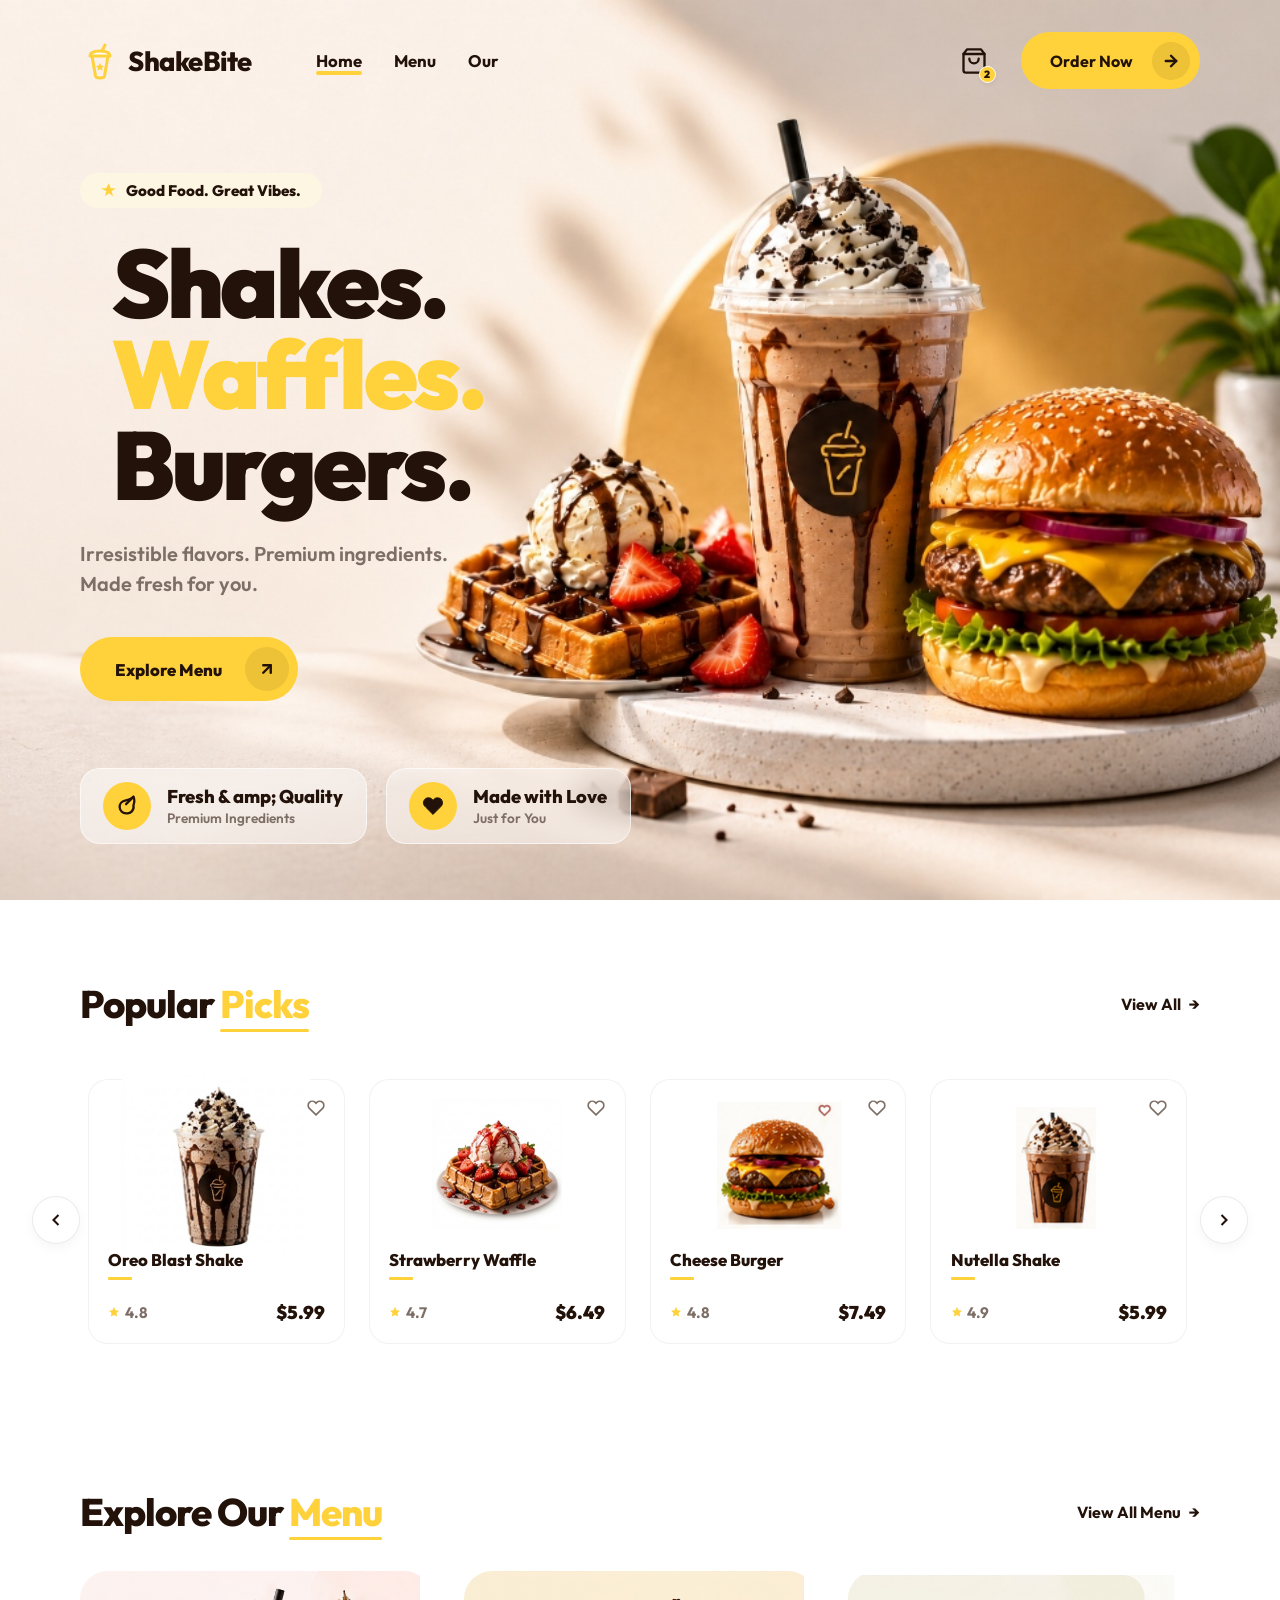
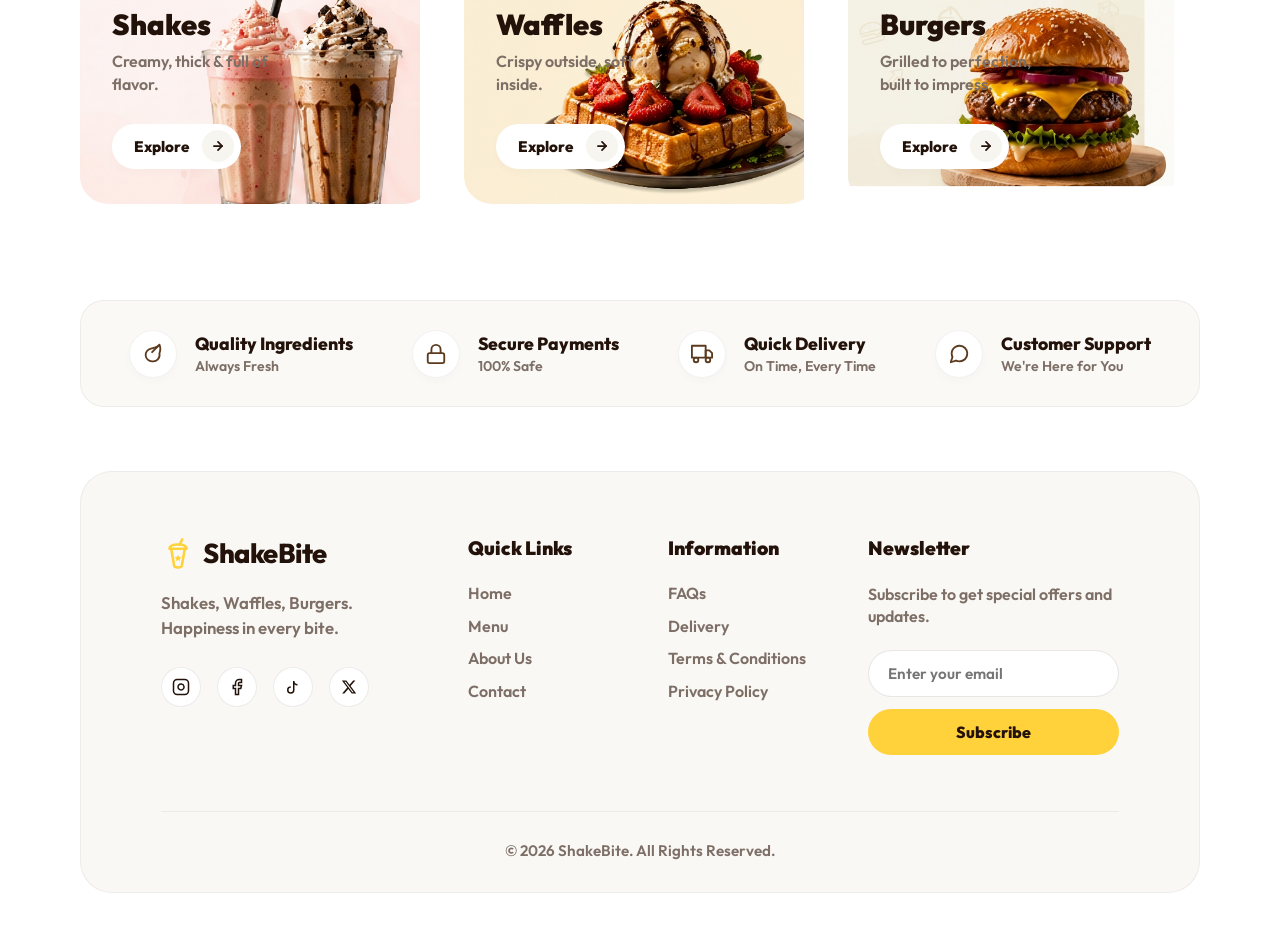
<file: index.html>
<!DOCTYPE html>
<html lang="en">
<head>
  <meta charset="UTF-8">
  <meta name="viewport" content="width=device-width, initial-scale=1.0">
  <title>ShakeBite | Shakes, Waffles, Burgers</title>
  <!-- Google Fonts: Outfit -->
  <link rel="preconnect" href="https://fonts.googleapis.com">
  <link rel="preconnect" href="https://fonts.gstatic.com" crossorigin>
  <link href="https://fonts.googleapis.com/css2?family=Outfit:wght@300;400;500;600;700;800;900&display=swap" rel="stylesheet">
  <link rel="stylesheet" href="styles.css">
</head>
<body>

  <!-- Full-viewport hero wrapper with background image -->
  <div class="hero-viewport">

    <!-- ===== NAVBAR ===== -->
    <header class="navbar">
      <a href="#" class="logo">
        <svg width="40" height="40" viewBox="0 0 40 40" fill="none" xmlns="http://www.w3.org/2000/svg">
          <path d="M12 15L15.5 35C15.8 36.5 17 37 20 37C23 37 24.2 36.5 24.5 35L28 15" stroke="#FFD13B" stroke-width="3" stroke-linecap="round" stroke-linejoin="round"/>
          <path d="M10 15C10 12 13 10 20 10C27 10 30 12 30 15Z" fill="white" stroke="#FFD13B" stroke-width="3" stroke-linecap="round" stroke-linejoin="round"/>
          <path d="M22 10L25 4" stroke="#FFD13B" stroke-width="3" stroke-linecap="round"/>
          <path d="M20 22L21.2 24.5L24 25L22 27L22.5 29.5L20 28.2L17.5 29.5L18 27L16 25L18.8 24.5Z" fill="#FFD13B"/>
        </svg>
        <span class="logo-text">ShakeBite</span>
      </a>

      <nav class="nav-links" id="navLinks">
        <a href="index.html" class="nav-link active">Home</a>
        <a href="menu.html" target="_blank" class="nav-link">Menu</a>
        <a href="#" class="nav-link">Our</a>
        <span class="nav-indicator"></span>
      </nav>

      <div class="nav-actions">
        <button class="cart-btn" aria-label="Cart">
          <svg width="28" height="28" viewBox="0 0 24 24" fill="none" stroke="#23120A" stroke-width="2" stroke-linecap="round" stroke-linejoin="round">
            <path d="M6 2L3 6v14a2 2 0 002 2h14a2 2 0 002-2V6l-3-4z"/>
            <line x1="3" y1="6" x2="21" y2="6"/>
            <path d="M16 10a4 4 0 01-8 0"/>
          </svg>
          <span class="cart-count">2</span>
        </button>

        <a href="#" class="btn-order">
          Order Now
          <span class="btn-order-arrow">
            <svg width="18" height="18" viewBox="0 0 24 24" fill="none" stroke="#23120A" stroke-width="3.2" stroke-linecap="round" stroke-linejoin="round">
              <line x1="5" y1="12" x2="19" y2="12"/>
              <polyline points="12 5 19 12 12 19"/>
            </svg>
          </span>
        </a>

        <button class="hamburger" id="hamburger" aria-label="Menu">
          <span></span><span></span><span></span>
        </button>
      </div>
    </header>

    <!-- ===== HERO CONTENT ===== -->
    <section class="hero">
      <div class="hero-content">
        <div class="hero-badge">
          <svg width="16" height="16" viewBox="0 0 24 24" fill="#FFD13B"><path d="M12 2l2.4 7.4h7.6l-6.2 4.5 2.4 7.4-6.2-4.5-6.2 4.5 2.4-7.4L0 9.4h7.6z"/></svg>
          <span>Good Food. Great Vibes.</span>
        </div>

        <h1 class="hero-heading">
          <span class="line-dark">Shakes.</span>
          <span class="line-yellow">Waffles.</span>
          <span class="line-dark">Burgers.</span>
        </h1>

        <p class="hero-desc">
          Irresistible flavors. Premium ingredients.<br>
          Made fresh for you.
        </p>

        <div class="hero-ctas">
          <a href="menu.html" target="_blank" class="btn-explore">
            Explore Menu
            <span class="btn-explore-arrow">
              <svg width="18" height="18" viewBox="0 0 24 24" fill="none" stroke="currentColor" stroke-width="3.2" stroke-linecap="round" stroke-linejoin="round">
                <line x1="7" y1="17" x2="17" y2="7"/>
                <polyline points="7 7 17 7 17 17"/>
              </svg>
            </span>
          </a>
        </div>
      </div>
    </section>

    <!-- ===== FEATURES BAR ===== -->
    <section class="features">
      <div class="features-inner">
        <!-- Card 1: Leaf Icon for Fresh & Quality -->
        <div class="feature-card">
          <div class="feature-icon">
            <svg width="22" height="22" viewBox="0 0 24 24" fill="none" stroke="#23120A" stroke-width="2.5" stroke-linecap="round" stroke-linejoin="round">
              <path d="M11 20A7 7 0 0 1 9.8 6.1C15.5 5 17 4.48 19 2c1 2 2 3.5 0 9.5a7 7 0 0 1-8 8.5z"/>
              <path d="M19 2L11 10"/>
            </svg>
          </div>
          <div>
            <div class="feature-title">Fresh & amp; Quality</div>
            <div class="feature-sub">Premium Ingredients</div>
          </div>
        </div>            
        <!-- Card 3: Heart -->
        <div class="feature-card">
          <div class="feature-icon">
            <svg width="22" height="22" viewBox="0 0 24 24" fill="#23120A" stroke="#23120A" stroke-width="1" stroke-linecap="round" stroke-linejoin="round">
              <path d="M20.84 4.61a5.5 5.5 0 0 0-7.78 0L12 5.67l-1.06-1.06a5.5 5.5 0 0 0-7.78 7.78l1.06 1.06L12 21.23l7.78-7.78 1.06-1.06a5.5 5.5 0 0 0 0-7.78z"/>
            </svg>
          </div>
          <div>
            <div class="feature-title">Made with Love</div>
            <div class="feature-sub">Just for You</div>
          </div>
        </div>
      </div>
    </section>

  </div><!-- end hero-viewport -->

  <!-- ===== SCROLLABLE HOMEPAGE CONTENT ===== -->
  <main class="page-content">

    <!-- ===== SECTION 1: POPULAR PICKS ===== -->
    <section class="section-popular">
      <div class="section-header">
        <h2 class="section-title">Popular <span class="highlight">Picks</span></h2>
        <a href="#" class="btn-view-all">View All <span class="arrow">&rarr;</span></a>
      </div>

      <div class="carousel-wrapper">
        <!-- Slider Navigation -->
        <button class="carousel-nav prev" aria-label="Previous">
          <svg width="20" height="20" viewBox="0 0 24 24" fill="none" stroke="currentColor" stroke-width="2.5"><polyline points="15 18 9 12 15 6"/></svg>
        </button>

        <div class="carousel-container">
          <!-- Card 1 -->
          <a href="menu.html#shakes" target="_blank" class="product-card">
            <button class="wishlist-btn" aria-label="Add to Wishlist">
              <svg width="18" height="18" viewBox="0 0 24 24" fill="none" stroke="currentColor" stroke-width="2.2"><path d="M20.84 4.61a5.5 5.5 0 00-7.78 0L12 5.67l-1.06-1.06a5.5 5.5 0 00-7.78 7.78l1.06 1.06L12 21.23l7.78-7.78 1.06-1.06a5.5 5.5 0 000-7.78z"/></svg>
            </button>
            <div class="product-image-box">
              <img src="assets/image.png" alt="Oreo Blast Shake" class="product-image--large">
            </div>
            <div class="product-info">
              <h3 class="product-title">Oreo Blast Shake</h3>
              <div class="product-footer">
                <span class="rating">
                  <svg width="12" height="12" viewBox="0 0 24 24" fill="#FFD13B"><path d="M12 2l3.09 6.26L22 9.27l-5 4.87 1.18 6.88L12 17.77l-6.18 3.25L7 14.14 2 9.27l6.91-1.01L12 2z"/></svg>
                  4.8
                </span>
                <span class="price">$5.99</span>
              </div>
            </div>
          </a>

          <!-- Card 2 -->
          <a href="menu.html#waffles" target="_blank" class="product-card">
            <button class="wishlist-btn" aria-label="Add to Wishlist">
              <svg width="18" height="18" viewBox="0 0 24 24" fill="none" stroke="currentColor" stroke-width="2.2"><path d="M20.84 4.61a5.5 5.5 0 00-7.78 0L12 5.67l-1.06-1.06a5.5 5.5 0 00-7.78 7.78l1.06 1.06L12 21.23l7.78-7.78 1.06-1.06a5.5 5.5 0 000-7.78z"/></svg>
            </button>
            <div class="product-image-box">
              <img src="assets/strawberry-waffle.png" alt="Strawberry Waffle">
            </div>
            <div class="product-info">
              <h3 class="product-title">Strawberry Waffle</h3>
              <div class="product-footer">
                <span class="rating">
                  <svg width="12" height="12" viewBox="0 0 24 24" fill="#FFD13B"><path d="M12 2l3.09 6.26L22 9.27l-5 4.87 1.18 6.88L12 17.77l-6.18 3.25L7 14.14 2 9.27l6.91-1.01L12 2z"/></svg>
                  4.7
                </span>
                <span class="price">$6.49</span>
              </div>
            </div>
          </a>

          <!-- Card 3 -->
          <a href="menu.html#burgers" target="_blank" class="product-card">
            <button class="wishlist-btn" aria-label="Add to Wishlist">
              <svg width="18" height="18" viewBox="0 0 24 24" fill="none" stroke="currentColor" stroke-width="2.2"><path d="M20.84 4.61a5.5 5.5 0 00-7.78 0L12 5.67l-1.06-1.06a5.5 5.5 0 00-7.78 7.78l1.06 1.06L12 21.23l7.78-7.78 1.06-1.06a5.5 5.5 0 000-7.78z"/></svg>
            </button>
            <div class="product-image-box">
              <img src="assets/cheese-burger.png" alt="Cheese Burger">
            </div>
            <div class="product-info">
              <h3 class="product-title">Cheese Burger</h3>
              <div class="product-footer">
                <span class="rating">
                  <svg width="12" height="12" viewBox="0 0 24 24" fill="#FFD13B"><path d="M12 2l3.09 6.26L22 9.27l-5 4.87 1.18 6.88L12 17.77l-6.18 3.25L7 14.14 2 9.27l6.91-1.01L12 2z"/></svg>
                  4.8
                </span>
                <span class="price">$7.49</span>
              </div>
            </div>
          </a>

          <!-- Card 4 -->
          <a href="menu.html#shakes" target="_blank" class="product-card">
            <button class="wishlist-btn" aria-label="Add to Wishlist">
              <svg width="18" height="18" viewBox="0 0 24 24" fill="none" stroke="currentColor" stroke-width="2.2"><path d="M20.84 4.61a5.5 5.5 0 00-7.78 0L12 5.67l-1.06-1.06a5.5 5.5 0 00-7.78 7.78l1.06 1.06L12 21.23l7.78-7.78 1.06-1.06a5.5 5.5 0 000-7.78z"/></svg>
            </button>
            <div class="product-image-box">
              <img src="assets/nutella-shake.png" alt="Nutella Shake">
            </div>
            <div class="product-info">
              <h3 class="product-title">Nutella Shake</h3>
              <div class="product-footer">
                <span class="rating">
                  <svg width="12" height="12" viewBox="0 0 24 24" fill="#FFD13B"><path d="M12 2l3.09 6.26L22 9.27l-5 4.87 1.18 6.88L12 17.77l-6.18 3.25L7 14.14 2 9.27l6.91-1.01L12 2z"/></svg>
                  4.9
                </span>
                <span class="price">$5.99</span>
              </div>
            </div>
          </a>

          <!-- Card 5 -->
          <a href="menu.html#waffles" target="_blank" class="product-card">
            <button class="wishlist-btn" aria-label="Add to Wishlist">
              <svg width="18" height="18" viewBox="0 0 24 24" fill="none" stroke="currentColor" stroke-width="2.2"><path d="M20.84 4.61a5.5 5.5 0 00-7.78 0L12 5.67l-1.06-1.06a5.5 5.5 0 00-7.78 7.78l1.06 1.06L12 21.23l7.78-7.78 1.06-1.06a5.5 5.5 0 000-7.78z"/></svg>
            </button>
            <div class="product-image-box">
              <img src="assets/chocolate-waffle.png" alt="Chocolate Waffle">
            </div>
            <div class="product-info">
              <h3 class="product-title">Chocolate Waffle</h3>
              <div class="product-footer">
                <span class="rating">
                  <svg width="12" height="12" viewBox="0 0 24 24" fill="#FFD13B"><path d="M12 2l3.09 6.26L22 9.27l-5 4.87 1.18 6.88L12 17.77l-6.18 3.25L7 14.14 2 9.27l6.91-1.01L12 2z"/></svg>
                  4.6
                </span>
                <span class="price">$6.49</span>
              </div>
            </div>
          </a>

          <!-- Card 6 -->
          <a href="menu.html#burgers" target="_blank" class="product-card">
            <button class="wishlist-btn" aria-label="Add to Wishlist">
              <svg width="18" height="18" viewBox="0 0 24 24" fill="none" stroke="currentColor" stroke-width="2.2"><path d="M20.84 4.61a5.5 5.5 0 00-7.78 0L12 5.67l-1.06-1.06a5.5 5.5 0 00-7.78 7.78l1.06 1.06L12 21.23l7.78-7.78 1.06-1.06a5.5 5.5 0 000-7.78z"/></svg>
            </button>
            <div class="product-image-box">
              <img src="assets/cheese-burger.png" alt="Spicy Chicken Burger">
            </div>
            <div class="product-info">
              <h3 class="product-title">Spicy Chicken Burger</h3>
              <div class="product-footer">
                <span class="rating">
                  <svg width="12" height="12" viewBox="0 0 24 24" fill="#FFD13B"><path d="M12 2l3.09 6.26L22 9.27l-5 4.87 1.18 6.88L12 17.77l-6.18 3.25L7 14.14 2 9.27l6.91-1.01L12 2z"/</svg>
                  4.7
                </span>
                <span class="price">$7.49</span>
              </div>
            </div>
          </a>
        </div>

        <button class="carousel-nav next" aria-label="Next">
          <svg width="20" height="20" viewBox="0 0 24 24" fill="none" stroke="currentColor" stroke-width="2.5"><polyline points="9 18 15 12 9 6"/></svg>
        </button>
      </div>
    </section>

    <!-- ===== SECTION 2: EXPLORE OUR MENU ===== -->
    <section class="section-explore-menu">
      <div class="section-header">
        <h2 class="section-title">Explore Our <span class="highlight">Menu</span></h2>
        <a href="#" class="btn-view-all">View All Menu <span class="arrow">&rarr;</span></a>
      </div>

      <div class="menu-categories-grid">
        <!-- Category 1: Shakes -->
        <div class="category-card card-shakes-hero" style="background-image: url('assets/shakes-category.png');">
          <div class="category-info">
            <h3 class="category-name">Shakes</h3>
            <p class="category-desc">Creamy, thick &amp; full of flavor.</p>
            <a href="menu.html#shakes" target="_blank" class="btn-explore-category">
              Explore
              <span class="arrow-circle">
                <svg width="14" height="14" viewBox="0 0 24 24" fill="none" stroke="currentColor" stroke-width="3" stroke-linecap="round" stroke-linejoin="round">
                  <line x1="5" y1="12" x2="19" y2="12"/><polyline points="12 5 19 12 12 19"/>
                </svg>
              </span>
            </a>
          </div>
        </div>

        <!-- Category 2: Waffles -->
        <div class="category-card card-waffles-hero" style="background-image: url('assets/waffles-category.png');">
          <div class="category-info">
            <h3 class="category-name">Waffles</h3>
            <p class="category-desc">Crispy outside, soft inside.</p>
            <a href="menu.html#waffles" target="_blank" class="btn-explore-category">
              Explore
              <span class="arrow-circle">
                <svg width="14" height="14" viewBox="0 0 24 24" fill="none" stroke="currentColor" stroke-width="3" stroke-linecap="round" stroke-linejoin="round">
                  <line x1="5" y1="12" x2="19" y2="12"/><polyline points="12 5 19 12 12 19"/>
                </svg>
              </span>
            </a>
          </div>
        </div>

        <!-- Category 3: Burgers -->
        <div class="category-card card-burger-hero" style="background-image: url('assets/burger-category.png');">
          <div class="category-info">
            <h3 class="category-name">Burgers</h3>
            <p class="category-desc">Grilled to perfection, built to impress.</p>
            <a href="menu.html#burgers" target="_blank" class="btn-explore-category">
              Explore
              <span class="arrow-circle">
                <svg width="14" height="14" viewBox="0 0 24 24" fill="none" stroke="currentColor" stroke-width="3" stroke-linecap="round" stroke-linejoin="round">
                  <line x1="5" y1="12" x2="19" y2="12"/><polyline points="12 5 19 12 12 19"/>
                </svg>
              </span>
            </a>
          </div>
        </div>
      </div>
    </section>

    <!-- ===== SECTION 3: VALUE PROPS BAR ===== -->
    <section class="section-props">
      <div class="props-inner">
        <!-- Item 1 -->
        <div class="prop-item">
          <div class="prop-icon">
            <svg width="22" height="22" viewBox="0 0 24 24" fill="none" stroke="currentColor" stroke-width="2" stroke-linecap="round" stroke-linejoin="round">
              <path d="M11 20A7 7 0 0 1 9.8 6.1C15.5 5 17 4.48 19 2c1 2 2 3.5 0 9.5a7 7 0 0 1-8 8.5z"/><path d="M19 2L11 10"/>
            </svg>
          </div>
          <div>
            <h4 class="prop-title">Quality Ingredients</h4>
            <p class="prop-sub">Always Fresh</p>
          </div>
        </div>

        <!-- Item 2 -->
        <div class="prop-item">
          <div class="prop-icon">
            <svg width="22" height="22" viewBox="0 0 24 24" fill="none" stroke="currentColor" stroke-width="2" stroke-linecap="round" stroke-linejoin="round">
              <rect x="3" y="11" width="18" height="11" rx="2" ry="2"/><path d="M7 11V7a5 5 0 0 1 10 0v4"/>
            </svg>
          </div>
          <div>
            <h4 class="prop-title">Secure Payments</h4>
            <p class="prop-sub">100% Safe</p>
          </div>
        </div>

        <!-- Item 3 -->
        <div class="prop-item">
          <div class="prop-icon">
            <svg width="22" height="22" viewBox="0 0 24 24" fill="none" stroke="currentColor" stroke-width="2" stroke-linecap="round" stroke-linejoin="round">
              <rect x="1" y="3" width="15" height="13"/><polygon points="16 8 20 8 23 11 23 16 16 16 16 8"/><circle cx="5.5" cy="18.5" r="2.5"/><circle cx="18.5" cy="18.5" r="2.5"/>
            </svg>
          </div>
          <div>
            <h4 class="prop-title">Quick Delivery</h4>
            <p class="prop-sub">On Time, Every Time</p>
          </div>
        </div>

        <!-- Item 4 -->
        <div class="prop-item">
          <div class="prop-icon">
            <svg width="22" height="22" viewBox="0 0 24 24" fill="none" stroke="currentColor" stroke-width="2" stroke-linecap="round" stroke-linejoin="round">
              <path d="M21 11.5a8.38 8.38 0 01-.9 3.8 8.5 8.5 0 01-7.6 4.7 8.38 8.38 0 01-3.8-.9L3 21l1.9-5.7a8.38 8.38 0 01-.9-3.8 8.5 8.5 0 014.7-7.6 8.38 8.38 0 013.8-.9h.5a8.48 8.48 0 018 8v.5z"/>
            </svg>
          </div>
          <div>
            <h4 class="prop-title">Customer Support</h4>
            <p class="prop-sub">We're Here for You</p>
          </div>
        </div>
      </div>
    </section>

    <!-- ===== SECTION 4: FOOTER SECTION ===== -->
    <footer class="footer-box">
      <div class="footer-grid">
        <!-- Col 1: Brand Info -->
        <div class="footer-brand">
          <a href="#" class="logo">
            <svg width="34" height="34" viewBox="0 0 40 40" fill="none" xmlns="http://www.w3.org/2000/svg">
              <path d="M12 15L15.5 35C15.8 36.5 17 37 20 37C23 37 24.2 36.5 24.5 35L28 15" stroke="#FFD13B" stroke-width="3" stroke-linecap="round" stroke-linejoin="round"/>
              <path d="M10 15C10 12 13 10 20 10C27 10 30 12 30 15Z" fill="white" stroke="#FFD13B" stroke-width="3" stroke-linecap="round" stroke-linejoin="round"/>
              <path d="M22 10L25 4" stroke="#FFD13B" stroke-width="3" stroke-linecap="round"/>
              <path d="M20 22L21.2 24.5L24 25L22 27L22.5 29.5L20 28.2L17.5 29.5L18 27L16 25L18.8 24.5Z" fill="#FFD13B"/>
            </svg>
            <span class="logo-text">ShakeBite</span>
          </a>
          <p class="footer-tagline">Shakes, Waffles, Burgers.<br>Happiness in every bite.</p>
          <div class="social-links">
            <a href="#" aria-label="Instagram"><svg width="18" height="18" viewBox="0 0 24 24" fill="none" stroke="currentColor" stroke-width="2"><rect x="2" y="2" width="20" height="20" rx="5" ry="5"/><path d="M16 11.37A4 4 0 1112.63 8 4 4 0 0116 11.37z"/><line x1="17.5" y1="6.5" x2="17.51" y2="6.5"/></svg></a>
            <a href="#" aria-label="Facebook"><svg width="18" height="18" viewBox="0 0 24 24" fill="none" stroke="currentColor" stroke-width="2"><path d="M18 2h-3a5 5 0 00-5 5v3H7v4h3v8h4v-8h3l1-4h-4V7a1 1 0 011-1h3z"/></svg></a>
            <a href="#" aria-label="TikTok"><svg width="18" height="18" viewBox="0 0 24 24" fill="none" stroke="currentColor" stroke-width="2"><path d="M9 12a4 4 0 1 0 4 4V4a5 5 0 0 0 5 5"/></svg></a>
            <a href="#" aria-label="X"><svg width="16" height="16" viewBox="0 0 24 24" fill="currentColor"><path d="M18.244 2.25h3.308l-7.227 8.26 8.502 11.24H16.17l-5.214-6.817L4.99 21.75H1.68l7.73-8.835L1.254 2.25H8.08l4.713 6.231zm-1.161 17.52h1.833L7.084 4.126H5.117z"/></svg></a>
          </div>
        </div>

        <!-- Col 2: Quick Links -->
        <div class="footer-links-col">
          <h4 class="footer-heading">Quick Links</h4>
          <ul class="footer-menu">
            <li><a href="#">Home</a></li>
            <li><a href="#">Menu</a></li>
            <li><a href="#">About Us</a></li>
            <li><a href="#">Contact</a></li>
          </ul>
        </div>

        <!-- Col 3: Information -->
        <div class="footer-links-col">
          <h4 class="footer-heading">Information</h4>
          <ul class="footer-menu">
            <li><a href="#">FAQs</a></li>
            <li><a href="#">Delivery</a></li>
            <li><a href="#">Terms &amp; Conditions</a></li>
            <li><a href="#">Privacy Policy</a></li>
          </ul>
        </div>

        <!-- Col 4: Newsletter -->
        <div class="footer-newsletter">
          <h4 class="footer-heading">Newsletter</h4>
          <p class="newsletter-sub">Subscribe to get special offers and updates.</p>
          <form class="newsletter-form" onsubmit="event.preventDefault();">
            <input type="email" placeholder="Enter your email" required class="newsletter-input">
            <button type="submit" class="btn-subscribe">Subscribe</button>
          </form>
        </div>
      </div>

      <div class="footer-copyright">
        <p>&copy; 2026 ShakeBite. All Rights Reserved.</p>
      </div>
    </footer>

  </main><!-- end page-content -->

  <script src="main.js"></script>
</body>
</html>
</file>
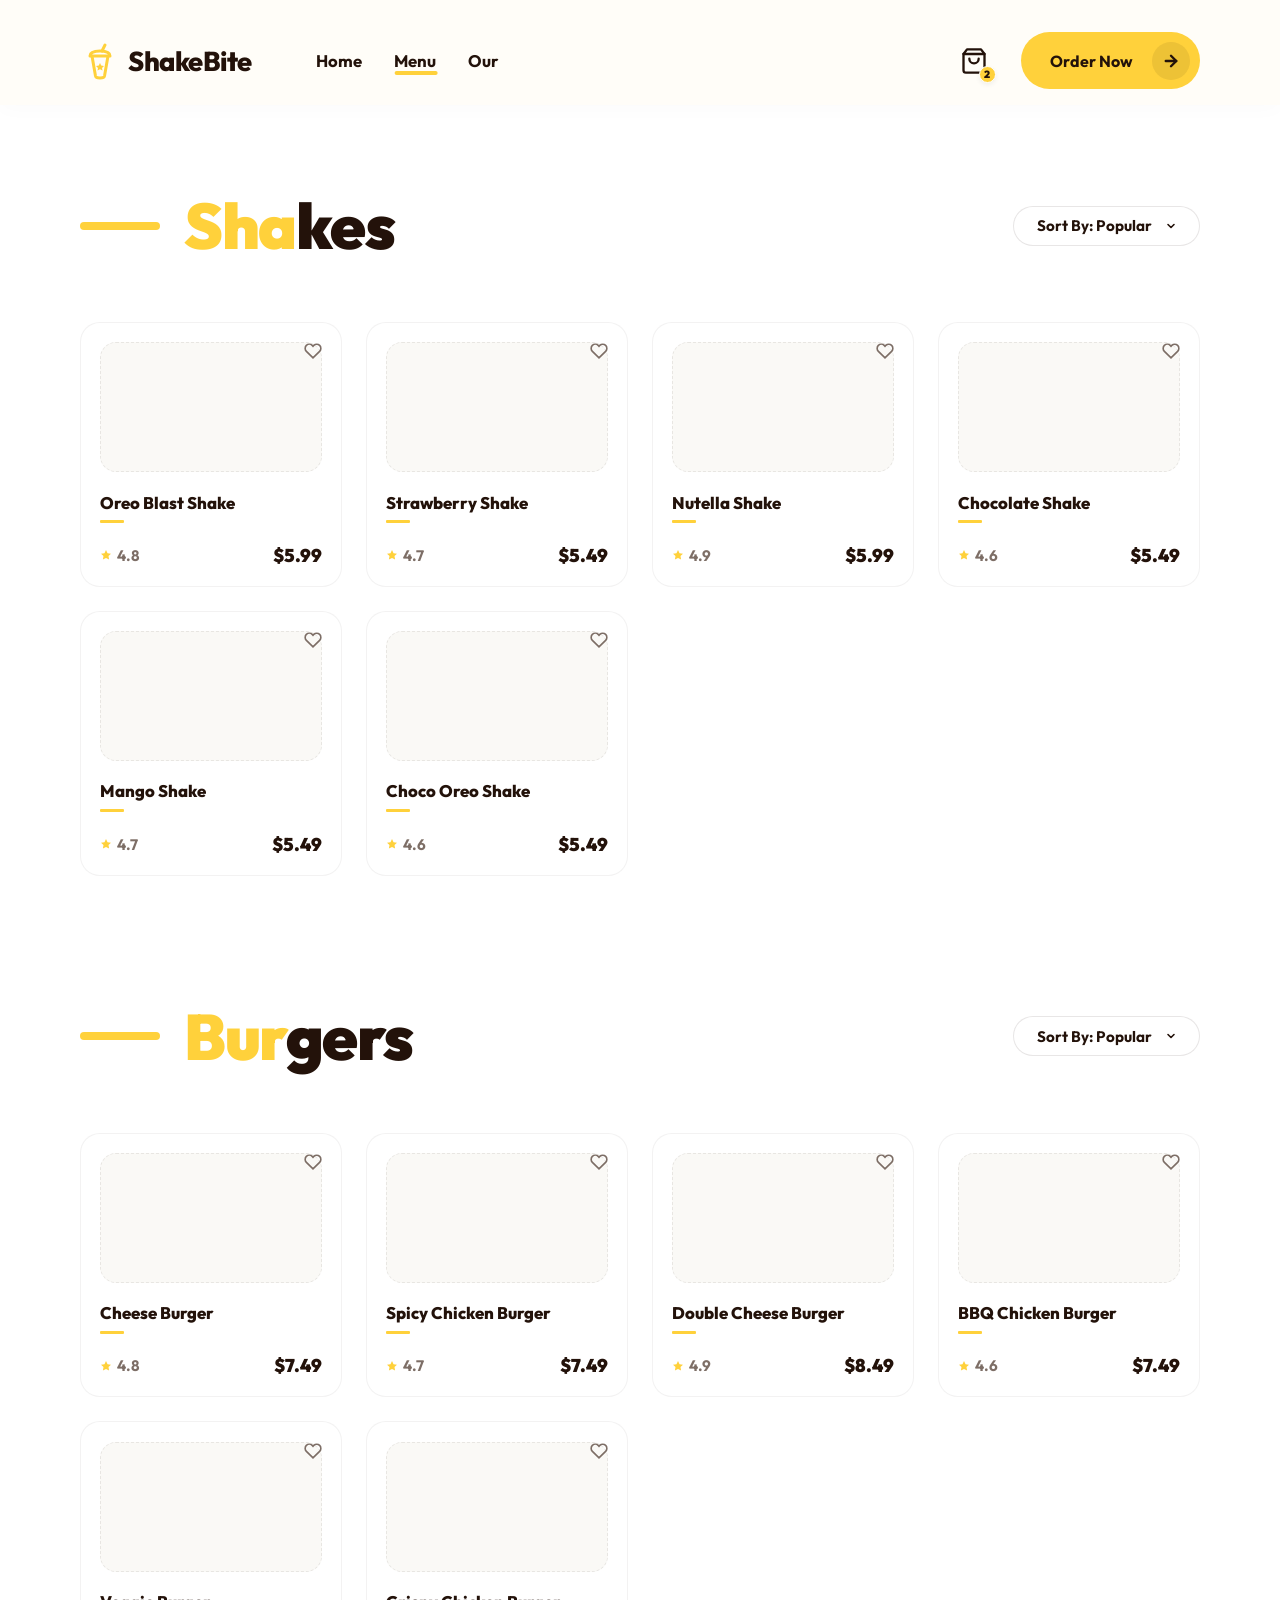
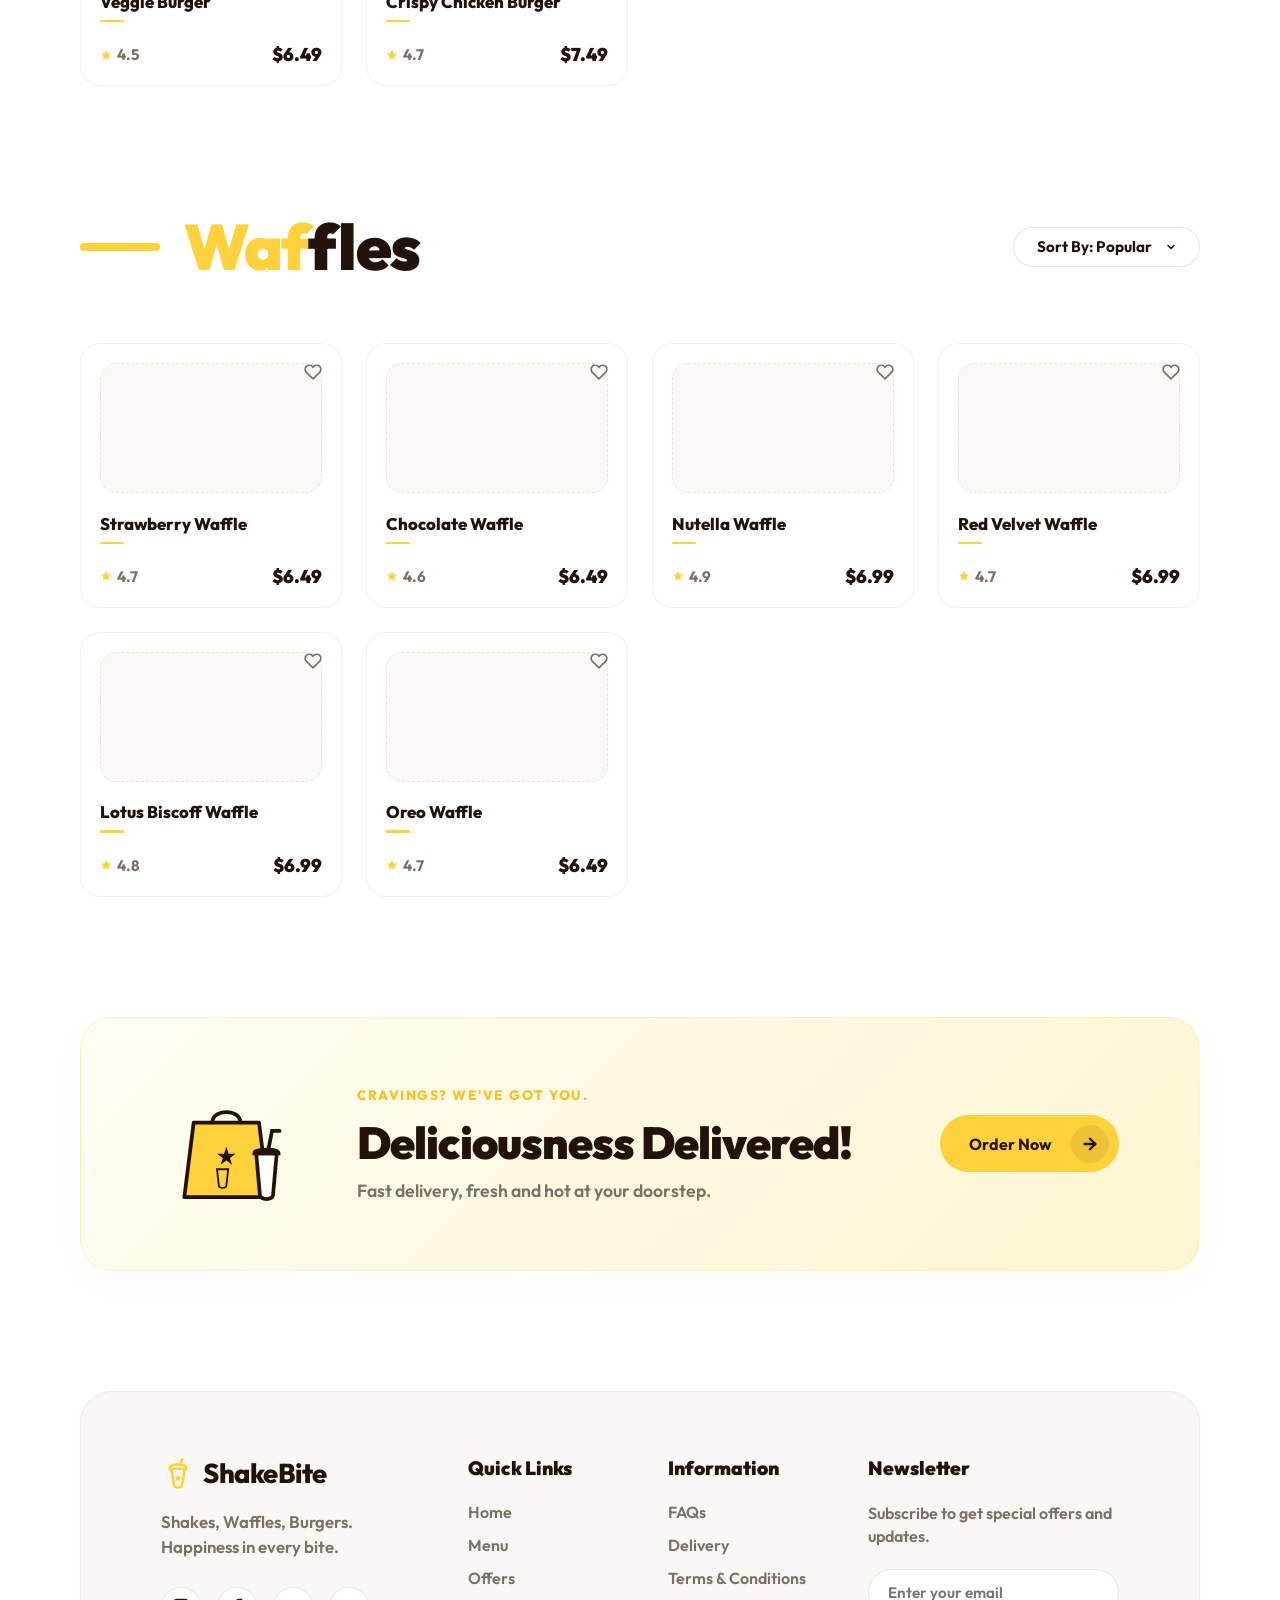
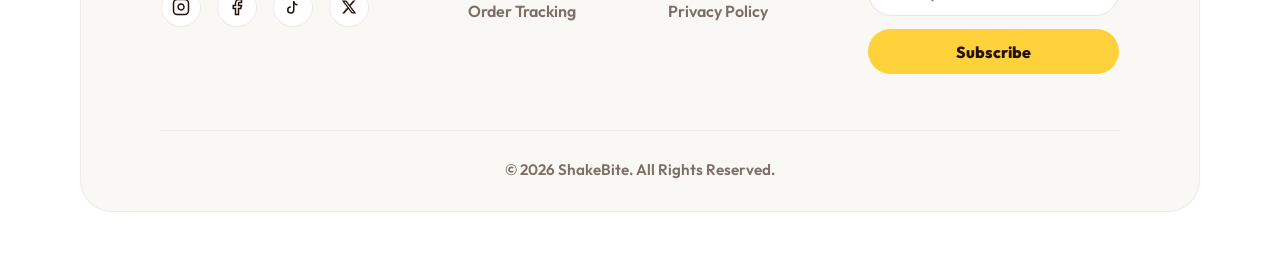
<file: menu.html>
<!DOCTYPE html>
<html lang="en">
<head>
  <meta charset="UTF-8">
  <meta name="viewport" content="width=device-width, initial-scale=1.0">
  <title>ShakeBite | Premium Menu</title>
  <!-- Google Fonts: Outfit -->
  <link rel="preconnect" href="https://fonts.googleapis.com">
  <link rel="preconnect" href="https://fonts.gstatic.com" crossorigin>
  <link href="https://fonts.googleapis.com/css2?family=Outfit:wght@300;400;500;600;700;800;900&display=swap" rel="stylesheet">
  <link rel="stylesheet" href="styles.css">
</head>
<body class="menu-page">

  <!-- ===== NAVBAR ===== -->
  <header class="navbar">
    <a href="index.html" class="logo">
      <svg width="40" height="40" viewBox="0 0 40 40" fill="none" xmlns="http://www.w3.org/2000/svg">
        <path d="M12 15L15.5 35C15.8 36.5 17 37 20 37C23 37 24.2 36.5 24.5 35L28 15" stroke="#FFD13B" stroke-width="3" stroke-linecap="round" stroke-linejoin="round"/>
        <path d="M10 15C10 12 13 10 20 10C27 10 30 12 30 15Z" fill="white" stroke="#FFD13B" stroke-width="3" stroke-linecap="round" stroke-linejoin="round"/>
        <path d="M22 10L25 4" stroke="#FFD13B" stroke-width="3" stroke-linecap="round"/>
        <path d="M20 22L21.2 24.5L24 25L22 27L22.5 29.5L20 28.2L17.5 29.5L18 27L16 25L18.8 24.5Z" fill="#FFD13B"/>
      </svg>
      <span class="logo-text">ShakeBite</span>
    </a>

    <nav class="nav-links" id="navLinks">
        <a href="index.html" class="nav-link">Home</a>
        <a href="menu.html" class="nav-link active">Menu</a>
        <a href="#" class="nav-link">Our</a>
        <span class="nav-indicator"></span>
      </nav>

    <div class="nav-actions">
      <button class="cart-btn" aria-label="Cart">
        <svg width="28" height="28" viewBox="0 0 24 24" fill="none" stroke="#23120A" stroke-width="2" stroke-linecap="round" stroke-linejoin="round">
          <path d="M6 2L3 6v14a2 2 0 002 2h14a2 2 0 002-2V6l-3-4z"/>
          <line x1="3" y1="6" x2="21" y2="6"/>
          <path d="M16 10a4 4 0 01-8 0"/>
        </svg>
        <span class="cart-count">2</span>
      </button>

      <a href="#" class="btn-order">
        Order Now
        <span class="btn-order-arrow">
          <svg width="18" height="18" viewBox="0 0 24 24" fill="none" stroke="#23120A" stroke-width="3.2" stroke-linecap="round" stroke-linejoin="round">
            <line x1="5" y1="12" x2="19" y2="12"/>
            <polyline points="12 5 19 12 12 19"/>
          </svg>
        </span>
      </a>

      <button class="hamburger" id="hamburger" aria-label="Menu">
        <span></span><span></span><span></span>
      </button>
    </div>
  </header>

  <!-- ===== MENU CONTENT ===== -->
  <main class="page-content">

    <!-- ===== SECTION 1: SHAKES ===== -->
    <section class="menu-section" id="shakes">
      <div class="menu-section-header">
        <div class="menu-header-left">
          <span class="yellow-bar"></span>
          <h2 class="menu-heading"><span class="yellow-text">Sha</span>kes</h2>
        </div>
        <div class="menu-header-right">
          <div class="sort-dropdown">
            <span>Sort By: Popular</span>
            <svg width="12" height="12" viewBox="0 0 24 24" fill="none" stroke="currentColor" stroke-width="3.2" stroke-linecap="round" stroke-linejoin="round">
              <polyline points="6 9 12 15 18 9"/>
            </svg>
          </div>
        </div>
      </div>

      <div class="menu-products-grid">
        <!-- Card 1 -->
        <div class="product-card">
          <button class="wishlist-btn" aria-label="Add to Wishlist">
            <svg width="18" height="18" viewBox="0 0 24 24" fill="none" stroke="currentColor" stroke-width="2.2"><path d="M20.84 4.61a5.5 5.5 0 00-7.78 0L12 5.67l-1.06-1.06a5.5 5.5 0 00-7.78 7.78l1.06 1.06L12 21.23l7.78-7.78 1.06-1.06a5.5 5.5 0 000-7.78z"/></svg>
          </button>
          <div class="product-image-box placeholder-box"></div>
          <div class="product-info">
            <h3 class="product-title">Oreo Blast Shake</h3>
            <div class="product-footer">
              <span class="rating">
                <svg width="12" height="12" viewBox="0 0 24 24" fill="#FFD13B"><path d="M12 2l3.09 6.26L22 9.27l-5 4.87 1.18 6.88L12 17.77l-6.18 3.25L7 14.14 2 9.27l6.91-1.01L12 2z"/></svg>
                4.8
              </span>
              <span class="price">$5.99</span>
            </div>
          </div>
        </div>

        <!-- Card 2 -->
        <div class="product-card">
          <button class="wishlist-btn" aria-label="Add to Wishlist">
            <svg width="18" height="18" viewBox="0 0 24 24" fill="none" stroke="currentColor" stroke-width="2.2"><path d="M20.84 4.61a5.5 5.5 0 00-7.78 0L12 5.67l-1.06-1.06a5.5 5.5 0 00-7.78 7.78l1.06 1.06L12 21.23l7.78-7.78 1.06-1.06a5.5 5.5 0 000-7.78z"/></svg>
          </button>
          <div class="product-image-box placeholder-box"></div>
          <div class="product-info">
            <h3 class="product-title">Strawberry Shake</h3>
            <div class="product-footer">
              <span class="rating">
                <svg width="12" height="12" viewBox="0 0 24 24" fill="#FFD13B"><path d="M12 2l3.09 6.26L22 9.27l-5 4.87 1.18 6.88L12 17.77l-6.18 3.25L7 14.14 2 9.27l6.91-1.01L12 2z"/></svg>
                4.7
              </span>
              <span class="price">$5.49</span>
            </div>
          </div>
        </div>

        <!-- Card 3 -->
        <div class="product-card">
          <button class="wishlist-btn" aria-label="Add to Wishlist">
            <svg width="18" height="18" viewBox="0 0 24 24" fill="none" stroke="currentColor" stroke-width="2.2"><path d="M20.84 4.61a5.5 5.5 0 00-7.78 0L12 5.67l-1.06-1.06a5.5 5.5 0 00-7.78 7.78l1.06 1.06L12 21.23l7.78-7.78 1.06-1.06a5.5 5.5 0 000-7.78z"/></svg>
          </button>
          <div class="product-image-box placeholder-box"></div>
          <div class="product-info">
            <h3 class="product-title">Nutella Shake</h3>
            <div class="product-footer">
              <span class="rating">
                <svg width="12" height="12" viewBox="0 0 24 24" fill="#FFD13B"><path d="M12 2l3.09 6.26L22 9.27l-5 4.87 1.18 6.88L12 17.77l-6.18 3.25L7 14.14 2 9.27l6.91-1.01L12 2z"/></svg>
                4.9
              </span>
              <span class="price">$5.99</span>
            </div>
          </div>
        </div>

        <!-- Card 4 -->
        <div class="product-card">
          <button class="wishlist-btn" aria-label="Add to Wishlist">
            <svg width="18" height="18" viewBox="0 0 24 24" fill="none" stroke="currentColor" stroke-width="2.2"><path d="M20.84 4.61a5.5 5.5 0 00-7.78 0L12 5.67l-1.06-1.06a5.5 5.5 0 00-7.78 7.78l1.06 1.06L12 21.23l7.78-7.78 1.06-1.06a5.5 5.5 0 000-7.78z"/></svg>
          </button>
          <div class="product-image-box placeholder-box"></div>
          <div class="product-info">
            <h3 class="product-title">Chocolate Shake</h3>
            <div class="product-footer">
              <span class="rating">
                <svg width="12" height="12" viewBox="0 0 24 24" fill="#FFD13B"><path d="M12 2l3.09 6.26L22 9.27l-5 4.87 1.18 6.88L12 17.77l-6.18 3.25L7 14.14 2 9.27l6.91-1.01L12 2z"/></svg>
                4.6
              </span>
              <span class="price">$5.49</span>
            </div>
          </div>
        </div>

        <!-- Card 5 -->
        <div class="product-card">
          <button class="wishlist-btn" aria-label="Add to Wishlist">
            <svg width="18" height="18" viewBox="0 0 24 24" fill="none" stroke="currentColor" stroke-width="2.2"><path d="M20.84 4.61a5.5 5.5 0 00-7.78 0L12 5.67l-1.06-1.06a5.5 5.5 0 00-7.78 7.78l1.06 1.06L12 21.23l7.78-7.78 1.06-1.06a5.5 5.5 0 000-7.78z"/></svg>
          </button>
          <div class="product-image-box placeholder-box"></div>
          <div class="product-info">
            <h3 class="product-title">Mango Shake</h3>
            <div class="product-footer">
              <span class="rating">
                <svg width="12" height="12" viewBox="0 0 24 24" fill="#FFD13B"><path d="M12 2l3.09 6.26L22 9.27l-5 4.87 1.18 6.88L12 17.77l-6.18 3.25L7 14.14 2 9.27l6.91-1.01L12 2z"/></svg>
                4.7
              </span>
              <span class="price">$5.49</span>
            </div>
          </div>
        </div>

        <!-- Card 6 -->
        <div class="product-card">
          <button class="wishlist-btn" aria-label="Add to Wishlist">
            <svg width="18" height="18" viewBox="0 0 24 24" fill="none" stroke="currentColor" stroke-width="2.2"><path d="M20.84 4.61a5.5 5.5 0 00-7.78 0L12 5.67l-1.06-1.06a5.5 5.5 0 00-7.78 7.78l1.06 1.06L12 21.23l7.78-7.78 1.06-1.06a5.5 5.5 0 000-7.78z"/></svg>
          </button>
          <div class="product-image-box placeholder-box"></div>
          <div class="product-info">
            <h3 class="product-title">Choco Oreo Shake</h3>
            <div class="product-footer">
              <span class="rating">
                <svg width="12" height="12" viewBox="0 0 24 24" fill="#FFD13B"><path d="M12 2l3.09 6.26L22 9.27l-5 4.87 1.18 6.88L12 17.77l-6.18 3.25L7 14.14 2 9.27l6.91-1.01L12 2z"/></svg>
                4.6
              </span>
              <span class="price">$5.49</span>
            </div>
          </div>
        </div>
      </div>
    </section>

    <!-- ===== SECTION 2: BURGERS ===== -->
    <section class="menu-section" id="burgers">
      <div class="menu-section-header">
        <div class="menu-header-left">
          <span class="yellow-bar"></span>
          <h2 class="menu-heading"><span class="yellow-text">Bur</span>gers</h2>
        </div>
        <div class="menu-header-right">
          <div class="sort-dropdown">
            <span>Sort By: Popular</span>
            <svg width="12" height="12" viewBox="0 0 24 24" fill="none" stroke="currentColor" stroke-width="3.2" stroke-linecap="round" stroke-linejoin="round">
              <polyline points="6 9 12 15 18 9"/>
            </svg>
          </div>
        </div>
      </div>

      <div class="menu-products-grid">
        <!-- Card 1 -->
        <div class="product-card">
          <button class="wishlist-btn" aria-label="Add to Wishlist">
            <svg width="18" height="18" viewBox="0 0 24 24" fill="none" stroke="currentColor" stroke-width="2.2"><path d="M20.84 4.61a5.5 5.5 0 00-7.78 0L12 5.67l-1.06-1.06a5.5 5.5 0 00-7.78 7.78l1.06 1.06L12 21.23l7.78-7.78 1.06-1.06a5.5 5.5 0 000-7.78z"/></svg>
          </button>
          <div class="product-image-box placeholder-box"></div>
          <div class="product-info">
            <h3 class="product-title">Cheese Burger</h3>
            <div class="product-footer">
              <span class="rating">
                <svg width="12" height="12" viewBox="0 0 24 24" fill="#FFD13B"><path d="M12 2l3.09 6.26L22 9.27l-5 4.87 1.18 6.88L12 17.77l-6.18 3.25L7 14.14 2 9.27l6.91-1.01L12 2z"/></svg>
                4.8
              </span>
              <span class="price">$7.49</span>
            </div>
          </div>
        </div>

        <!-- Card 2 -->
        <div class="product-card">
          <button class="wishlist-btn" aria-label="Add to Wishlist">
            <svg width="18" height="18" viewBox="0 0 24 24" fill="none" stroke="currentColor" stroke-width="2.2"><path d="M20.84 4.61a5.5 5.5 0 00-7.78 0L12 5.67l-1.06-1.06a5.5 5.5 0 00-7.78 7.78l1.06 1.06L12 21.23l7.78-7.78 1.06-1.06a5.5 5.5 0 000-7.78z"/></svg>
          </button>
          <div class="product-image-box placeholder-box"></div>
          <div class="product-info">
            <h3 class="product-title">Spicy Chicken Burger</h3>
            <div class="product-footer">
              <span class="rating">
                <svg width="12" height="12" viewBox="0 0 24 24" fill="#FFD13B"><path d="M12 2l3.09 6.26L22 9.27l-5 4.87 1.18 6.88L12 17.77l-6.18 3.25L7 14.14 2 9.27l6.91-1.01L12 2z"/></svg>
                4.7
              </span>
              <span class="price">$7.49</span>
            </div>
          </div>
        </div>

        <!-- Card 3 -->
        <div class="product-card">
          <button class="wishlist-btn" aria-label="Add to Wishlist">
            <svg width="18" height="18" viewBox="0 0 24 24" fill="none" stroke="currentColor" stroke-width="2.2"><path d="M20.84 4.61a5.5 5.5 0 00-7.78 0L12 5.67l-1.06-1.06a5.5 5.5 0 00-7.78 7.78l1.06 1.06L12 21.23l7.78-7.78 1.06-1.06a5.5 5.5 0 000-7.78z"/></svg>
          </button>
          <div class="product-image-box placeholder-box"></div>
          <div class="product-info">
            <h3 class="product-title">Double Cheese Burger</h3>
            <div class="product-footer">
              <span class="rating">
                <svg width="12" height="12" viewBox="0 0 24 24" fill="#FFD13B"><path d="M12 2l3.09 6.26L22 9.27l-5 4.87 1.18 6.88L12 17.77l-6.18 3.25L7 14.14 2 9.27l6.91-1.01L12 2z"/></svg>
                4.9
              </span>
              <span class="price">$8.49</span>
            </div>
          </div>
        </div>

        <!-- Card 4 -->
        <div class="product-card">
          <button class="wishlist-btn" aria-label="Add to Wishlist">
            <svg width="18" height="18" viewBox="0 0 24 24" fill="none" stroke="currentColor" stroke-width="2.2"><path d="M20.84 4.61a5.5 5.5 0 00-7.78 0L12 5.67l-1.06-1.06a5.5 5.5 0 00-7.78 7.78l1.06 1.06L12 21.23l7.78-7.78 1.06-1.06a5.5 5.5 0 000-7.78z"/></svg>
          </button>
          <div class="product-image-box placeholder-box"></div>
          <div class="product-info">
            <h3 class="product-title">BBQ Chicken Burger</h3>
            <div class="product-footer">
              <span class="rating">
                <svg width="12" height="12" viewBox="0 0 24 24" fill="#FFD13B"><path d="M12 2l3.09 6.26L22 9.27l-5 4.87 1.18 6.88L12 17.77l-6.18 3.25L7 14.14 2 9.27l6.91-1.01L12 2z"/></svg>
                4.6
              </span>
              <span class="price">$7.49</span>
            </div>
          </div>
        </div>

        <!-- Card 5 -->
        <div class="product-card">
          <button class="wishlist-btn" aria-label="Add to Wishlist">
            <svg width="18" height="18" viewBox="0 0 24 24" fill="none" stroke="currentColor" stroke-width="2.2"><path d="M20.84 4.61a5.5 5.5 0 00-7.78 0L12 5.67l-1.06-1.06a5.5 5.5 0 00-7.78 7.78l1.06 1.06L12 21.23l7.78-7.78 1.06-1.06a5.5 5.5 0 000-7.78z"/></svg>
          </button>
          <div class="product-image-box placeholder-box"></div>
          <div class="product-info">
            <h3 class="product-title">Veggie Burger</h3>
            <div class="product-footer">
              <span class="rating">
                <svg width="12" height="12" viewBox="0 0 24 24" fill="#FFD13B"><path d="M12 2l3.09 6.26L22 9.27l-5 4.87 1.18 6.88L12 17.77l-6.18 3.25L7 14.14 2 9.27l6.91-1.01L12 2z"/></svg>
                4.5
              </span>
              <span class="price">$6.49</span>
            </div>
          </div>
        </div>

        <!-- Card 6 -->
        <div class="product-card">
          <button class="wishlist-btn" aria-label="Add to Wishlist">
            <svg width="18" height="18" viewBox="0 0 24 24" fill="none" stroke="currentColor" stroke-width="2.2"><path d="M20.84 4.61a5.5 5.5 0 00-7.78 0L12 5.67l-1.06-1.06a5.5 5.5 0 00-7.78 7.78l1.06 1.06L12 21.23l7.78-7.78 1.06-1.06a5.5 5.5 0 000-7.78z"/></svg>
          </button>
          <div class="product-image-box placeholder-box"></div>
          <div class="product-info">
            <h3 class="product-title">Crispy Chicken Burger</h3>
            <div class="product-footer">
              <span class="rating">
                <svg width="12" height="12" viewBox="0 0 24 24" fill="#FFD13B"><path d="M12 2l3.09 6.26L22 9.27l-5 4.87 1.18 6.88L12 17.77l-6.18 3.25L7 14.14 2 9.27l6.91-1.01L12 2z"/></svg>
                4.7
              </span>
              <span class="price">$7.49</span>
            </div>
          </div>
        </div>
      </div>
    </section>

    <!-- ===== SECTION 3: WAFFLES ===== -->
    <section class="menu-section" id="waffles">
      <div class="menu-section-header">
        <div class="menu-header-left">
          <span class="yellow-bar"></span>
          <h2 class="menu-heading"><span class="yellow-text">Waf</span>fles</h2>
        </div>
        <div class="menu-header-right">
          <div class="sort-dropdown">
            <span>Sort By: Popular</span>
            <svg width="12" height="12" viewBox="0 0 24 24" fill="none" stroke="currentColor" stroke-width="3.2" stroke-linecap="round" stroke-linejoin="round">
              <polyline points="6 9 12 15 18 9"/>
            </svg>
          </div>
        </div>
      </div>

      <div class="menu-products-grid">
        <!-- Card 1 -->
        <div class="product-card">
          <button class="wishlist-btn" aria-label="Add to Wishlist">
            <svg width="18" height="18" viewBox="0 0 24 24" fill="none" stroke="currentColor" stroke-width="2.2"><path d="M20.84 4.61a5.5 5.5 0 00-7.78 0L12 5.67l-1.06-1.06a5.5 5.5 0 00-7.78 7.78l1.06 1.06L12 21.23l7.78-7.78 1.06-1.06a5.5 5.5 0 000-7.78z"/></svg>
          </button>
          <div class="product-image-box placeholder-box"></div>
          <div class="product-info">
            <h3 class="product-title">Strawberry Waffle</h3>
            <div class="product-footer">
              <span class="rating">
                <svg width="12" height="12" viewBox="0 0 24 24" fill="#FFD13B"><path d="M12 2l3.09 6.26L22 9.27l-5 4.87 1.18 6.88L12 17.77l-6.18 3.25L7 14.14 2 9.27l6.91-1.01L12 2z"/></svg>
                4.7
              </span>
              <span class="price">$6.49</span>
            </div>
          </div>
        </div>

        <!-- Card 2 -->
        <div class="product-card">
          <button class="wishlist-btn" aria-label="Add to Wishlist">
            <svg width="18" height="18" viewBox="0 0 24 24" fill="none" stroke="currentColor" stroke-width="2.2"><path d="M20.84 4.61a5.5 5.5 0 00-7.78 0L12 5.67l-1.06-1.06a5.5 5.5 0 00-7.78 7.78l1.06 1.06L12 21.23l7.78-7.78 1.06-1.06a5.5 5.5 0 000-7.78z"/></svg>
          </button>
          <div class="product-image-box placeholder-box"></div>
          <div class="product-info">
            <h3 class="product-title">Chocolate Waffle</h3>
            <div class="product-footer">
              <span class="rating">
                <svg width="12" height="12" viewBox="0 0 24 24" fill="#FFD13B"><path d="M12 2l3.09 6.26L22 9.27l-5 4.87 1.18 6.88L12 17.77l-6.18 3.25L7 14.14 2 9.27l6.91-1.01L12 2z"/></svg>
                4.6
              </span>
              <span class="price">$6.49</span>
            </div>
          </div>
        </div>

        <!-- Card 3 -->
        <div class="product-card">
          <button class="wishlist-btn" aria-label="Add to Wishlist">
            <svg width="18" height="18" viewBox="0 0 24 24" fill="none" stroke="currentColor" stroke-width="2.2"><path d="M20.84 4.61a5.5 5.5 0 00-7.78 0L12 5.67l-1.06-1.06a5.5 5.5 0 00-7.78 7.78l1.06 1.06L12 21.23l7.78-7.78 1.06-1.06a5.5 5.5 0 000-7.78z"/></svg>
          </button>
          <div class="product-image-box placeholder-box"></div>
          <div class="product-info">
            <h3 class="product-title">Nutella Waffle</h3>
            <div class="product-footer">
              <span class="rating">
                <svg width="12" height="12" viewBox="0 0 24 24" fill="#FFD13B"><path d="M12 2l3.09 6.26L22 9.27l-5 4.87 1.18 6.88L12 17.77l-6.18 3.25L7 14.14 2 9.27l6.91-1.01L12 2z"/></svg>
                4.9
              </span>
              <span class="price">$6.99</span>
            </div>
          </div>
        </div>

        <!-- Card 4 -->
        <div class="product-card">
          <button class="wishlist-btn" aria-label="Add to Wishlist">
            <svg width="18" height="18" viewBox="0 0 24 24" fill="none" stroke="currentColor" stroke-width="2.2"><path d="M20.84 4.61a5.5 5.5 0 00-7.78 0L12 5.67l-1.06-1.06a5.5 5.5 0 00-7.78 7.78l1.06 1.06L12 21.23l7.78-7.78 1.06-1.06a5.5 5.5 0 000-7.78z"/></svg>
          </button>
          <div class="product-image-box placeholder-box"></div>
          <div class="product-info">
            <h3 class="product-title">Red Velvet Waffle</h3>
            <div class="product-footer">
              <span class="rating">
                <svg width="12" height="12" viewBox="0 0 24 24" fill="#FFD13B"><path d="M12 2l3.09 6.26L22 9.27l-5 4.87 1.18 6.88L12 17.77l-6.18 3.25L7 14.14 2 9.27l6.91-1.01L12 2z"/></svg>
                4.7
              </span>
              <span class="price">$6.99</span>
            </div>
          </div>
        </div>

        <!-- Card 5 -->
        <div class="product-card">
          <button class="wishlist-btn" aria-label="Add to Wishlist">
            <svg width="18" height="18" viewBox="0 0 24 24" fill="none" stroke="currentColor" stroke-width="2.2"><path d="M20.84 4.61a5.5 5.5 0 00-7.78 0L12 5.67l-1.06-1.06a5.5 5.5 0 00-7.78 7.78l1.06 1.06L12 21.23l7.78-7.78 1.06-1.06a5.5 5.5 0 000-7.78z"/></svg>
          </button>
          <div class="product-image-box placeholder-box"></div>
          <div class="product-info">
            <h3 class="product-title">Lotus Biscoff Waffle</h3>
            <div class="product-footer">
              <span class="rating">
                <svg width="12" height="12" viewBox="0 0 24 24" fill="#FFD13B"><path d="M12 2l3.09 6.26L22 9.27l-5 4.87 1.18 6.88L12 17.77l-6.18 3.25L7 14.14 2 9.27l6.91-1.01L12 2z"/></svg>
                4.8
              </span>
              <span class="price">$6.99</span>
            </div>
          </div>
        </div>

        <!-- Card 6 -->
        <div class="product-card">
          <button class="wishlist-btn" aria-label="Add to Wishlist">
            <svg width="18" height="18" viewBox="0 0 24 24" fill="none" stroke="currentColor" stroke-width="2.2"><path d="M20.84 4.61a5.5 5.5 0 00-7.78 0L12 5.67l-1.06-1.06a5.5 5.5 0 00-7.78 7.78l1.06 1.06L12 21.23l7.78-7.78 1.06-1.06a5.5 5.5 0 000-7.78z"/></svg>
          </button>
          <div class="product-image-box placeholder-box"></div>
          <div class="product-info">
            <h3 class="product-title">Oreo Waffle</h3>
            <div class="product-footer">
              <span class="rating">
                <svg width="12" height="12" viewBox="0 0 24 24" fill="#FFD13B"><path d="M12 2l3.09 6.26L22 9.27l-5 4.87 1.18 6.88L12 17.77l-6.18 3.25L7 14.14 2 9.27l6.91-1.01L12 2z"/></svg>
                4.7
              </span>
              <span class="price">$6.49</span>
            </div>
          </div>
        </div>
      </div>
    </section>

    <!-- ===== SECTION 4: PROMOTIONAL CTA BANNER ===== -->
    <section class="section-cta">
      <div class="cta-banner">
        <div class="cta-left">
          <div class="cta-illustration">
            <svg width="140" height="140" viewBox="0 0 150 150" fill="none" xmlns="http://www.w3.org/2000/svg">
              <!-- Takeaway Delivery Bag -->
              <path d="M35 52 L105 52 L115 132 L25 132 Z" fill="#FFD13B" stroke="#23120A" stroke-width="4" stroke-linejoin="round" />
              <!-- Bag Handles -->
              <path d="M55 52 C55 37, 85 37, 85 52" stroke="#23120A" stroke-width="4" fill="none" stroke-linecap="round" />
              <!-- Star icon on takeaway bag -->
              <path d="M70 78 L72.4 85.4 L80 85.4 L73.8 89.9 L76.2 97.3 L70 92.8 L63.8 97.3 L66.2 89.9 L60 85.4 L67.6 85.4 Z" fill="#23120A"/>
              <!-- Brand logo cup element drawing on bag -->
              <path d="M60 102 L62 120 C62 121, 64 122, 66 122 C68 122, 70 121, 70 120 L72 102 Z" fill="none" stroke="#23120A" stroke-width="2" />
              <!-- Drink Cup next to the bag -->
              <path d="M102 85 L106 130 C106 132, 109 134, 113 134 C117 134, 120 132, 120 130 L124 85 Z" fill="#FFFFFF" stroke="#23120A" stroke-width="4" />
              <path d="M100 85 C100 82.5, 104 81, 113 81 C122 81, 126 82.5, 126 85 Z" fill="#FFFFFF" stroke="#23120A" stroke-width="4" />
              <!-- Straw -->
              <path d="M115 81 L119 61 L127 61" stroke="#23120A" stroke-width="4" stroke-linecap="round" fill="none" />
            </svg>
          </div>
          <div class="cta-content">
            <span class="cta-badge">Cravings? We've got you.</span>
            <h2 class="cta-title">Deliciousness Delivered!</h2>
            <p class="cta-sub">Fast delivery, fresh and hot at your doorstep.</p>
          </div>
        </div>
        <div class="cta-right">
          <a href="#" class="btn-order">
            Order Now
            <span class="btn-order-arrow">
              <svg width="18" height="18" viewBox="0 0 24 24" fill="none" stroke="#23120A" stroke-width="3.2" stroke-linecap="round" stroke-linejoin="round">
                <line x1="5" y1="12" x2="19" y2="12"/>
                <polyline points="12 5 19 12 12 19"/>
              </svg>
            </span>
          </a>
        </div>
      </div>
    </section>

    <!-- ===== SECTION 5: FOOTER SECTION ===== -->
    <footer class="footer-box">
      <div class="footer-grid">
        <!-- Col 1: Brand Info -->
        <div class="footer-brand">
          <a href="index.html" class="logo">
            <svg width="34" height="34" viewBox="0 0 40 40" fill="none" xmlns="http://www.w3.org/2000/svg">
              <path d="M12 15L15.5 35C15.8 36.5 17 37 20 37C23 37 24.2 36.5 24.5 35L28 15" stroke="#FFD13B" stroke-width="3" stroke-linecap="round" stroke-linejoin="round"/>
              <path d="M10 15C10 12 13 10 20 10C27 10 30 12 30 15Z" fill="white" stroke="#FFD13B" stroke-width="3" stroke-linecap="round" stroke-linejoin="round"/>
              <path d="M22 10L25 4" stroke="#FFD13B" stroke-width="3" stroke-linecap="round"/>
              <path d="M20 22L21.2 24.5L24 25L22 27L22.5 29.5L20 28.2L17.5 29.5L18 27L16 25L18.8 24.5Z" fill="#FFD13B"/>
            </svg>
            <span class="logo-text">ShakeBite</span>
          </a>
          <p class="footer-tagline">Shakes, Waffles, Burgers.<br>Happiness in every bite.</p>
          <div class="social-links">
            <a href="#" aria-label="Instagram"><svg width="18" height="18" viewBox="0 0 24 24" fill="none" stroke="currentColor" stroke-width="2"><rect x="2" y="2" width="20" height="20" rx="5" ry="5"/><path d="M16 11.37A4 4 0 1112.63 8 4 4 0 0116 11.37z"/><line x1="17.5" y1="6.5" x2="17.51" y2="6.5"/></svg></a>
            <a href="#" aria-label="Facebook"><svg width="18" height="18" viewBox="0 0 24 24" fill="none" stroke="currentColor" stroke-width="2"><path d="M18 2h-3a5 5 0 00-5 5v3H7v4h3v8h4v-8h3l1-4h-4V7a1 1 0 011-1h3z"/></svg></a>
            <a href="#" aria-label="TikTok"><svg width="18" height="18" viewBox="0 0 24 24" fill="none" stroke="currentColor" stroke-width="2"><path d="M9 12a4 4 0 1 0 4 4V4a5 5 0 0 0 5 5"/></svg></a>
            <a href="#" aria-label="X"><svg width="16" height="16" viewBox="0 0 24 24" fill="currentColor"><path d="M18.244 2.25h3.308l-7.227 8.26 8.502 11.24H16.17l-5.214-6.817L4.99 21.75H1.68l7.73-8.835L1.254 2.25H8.08l4.713 6.231zm-1.161 17.52h1.833L7.084 4.126H5.117z"/></svg></a>
          </div>
        </div>

        <!-- Col 2: Quick Links -->
        <div class="footer-links-col">
          <h4 class="footer-heading">Quick Links</h4>
          <ul class="footer-menu">
            <li><a href="index.html">Home</a></li>
            <li><a href="menu.html">Menu</a></li>
            <li><a href="#">Offers</a></li>
            <li><a href="#">Order Tracking</a></li>
          </ul>
        </div>

        <!-- Col 3: Information -->
        <div class="footer-links-col">
          <h4 class="footer-heading">Information</h4>
          <ul class="footer-menu">
            <li><a href="#">FAQs</a></li>
            <li><a href="#">Delivery</a></li>
            <li><a href="#">Terms &amp; Conditions</a></li>
            <li><a href="#">Privacy Policy</a></li>
          </ul>
        </div>

        <!-- Col 4: Newsletter -->
        <div class="footer-newsletter">
          <h4 class="footer-heading">Newsletter</h4>
          <p class="newsletter-sub">Subscribe to get special offers and updates.</p>
          <form class="newsletter-form" onsubmit="event.preventDefault();">
            <input type="email" placeholder="Enter your email" required class="newsletter-input">
            <button type="submit" class="btn-subscribe">Subscribe</button>
          </form>
        </div>
      </div>

      <div class="footer-copyright">
        <p>&copy; 2026 ShakeBite. All Rights Reserved.</p>
      </div>
    </footer>

  </main><!-- end page-content -->

  <script src="main.js"></script>
</body>
</html>
</file>
<file: styles.css>
/* ==========================================================================
   Reset & Base Styles
   ========================================================================== */
*, *::before, *::after {
  box-sizing: border-box;
  margin: 0;
  padding: 0;
}

:root {
  --yellow: #FFD13B;
  --yellow-hover: #F7C324;
  --dark: #23120A;
  --brown: #5C3A1E;
  --muted: #7D6E66;
  --cream: #FDF6E2;
  --white: #FFFFFF;
  --border-glass: rgba(255, 255, 255, 0.6);
  --bg-glass: rgba(255, 255, 255, 0.45);
  --radius-pill: 50px;
  --radius-card: 20px;
  --font: 'Outfit', sans-serif;
  --transition-smooth: all 0.3s cubic-bezier(0.25, 0.8, 0.25, 1);
}

html, body {
  height: auto;
  min-height: 100%;
  margin: 0;
  font-family: var(--font);
  background-color: var(--white);
  color: var(--dark);
  overflow-x: hidden;
  overflow-y: auto;
  -webkit-font-smoothing: antialiased;
}

a {
  text-decoration: none;
  color: inherit;
}

button {
  font-family: inherit;
  cursor: pointer;
  border: none;
  background: none;
}

/* ==========================================================================
   Full Viewport Hero Wrapper
   ========================================================================== */
.hero-viewport {
  position: relative;
  width: 100%;
  height: 100vh;
  display: flex;
  flex-direction: column;
  justify-content: space-between;
  background: #F6F1EA url('assets/hero-bg.jpg') right center / cover no-repeat;
  overflow: hidden;
}

/* Note: No artificial white overlay gradient here to maintain the exact warm beige hue of the photo */

/* ==========================================================================
   Navbar (Transparent, Overlaying Hero)
   ========================================================================== */
.navbar {
  display: flex;
  justify-content: space-between;
  align-items: center;
  padding: 2rem 5rem 1rem 5rem;
  position: relative;
  z-index: 10;
  width: 100%;
  max-width: 1440px;
  margin: 0 auto;
}

/* Logo */
.logo {
  display: flex;
  align-items: center;
  gap: 0.5rem;
  margin-right: 4rem; /* Group logo and links together on the left */
}

.logo-text {
  font-size: 1.7rem;
  font-weight: 800;
  letter-spacing: -0.5px;
  color: var(--dark);
}

.logo-icon .straw {
  transform-origin: 26px 12px;
  transition: transform 0.4s ease;
}

.logo:hover .logo-icon .straw {
  transform: rotate(12deg);
}

/* Navigation Links */
.nav-links {
  position: relative;
  display: flex;
  align-items: center;
  gap: 2rem;
  margin-right: auto;
}

.nav-link {
  position: relative;
  font-size: 1.05rem;
  font-weight: 700;
  color: var(--dark);
  transition: color 0.2s ease;
}

.nav-link:hover {
  color: var(--brown);
}

/* Smooth animated nav indicator */
.nav-indicator {
  position: absolute;
  bottom: -4px;
  height: 4px;
  border-radius: 2px;
  background: var(--yellow);
  transition: transform 0.4s cubic-bezier(0.25, 0.8, 0.25, 1), width 0.4s cubic-bezier(0.25, 0.8, 0.25, 1);
  pointer-events: none;
}

/* Right Actions */
.nav-actions {
  display: flex;
  align-items: center;
  gap: 1.6rem;
}

/* Cart Button */
.cart-btn {
  position: relative;
  padding: 0.5rem;
  display: flex;
  align-items: center;
  justify-content: center;
  transition: var(--transition-smooth);
}

.cart-icon {
  width: 30px;
  height: 30px;
  stroke: var(--dark);
}

.cart-count {
  position: absolute;
  bottom: 0px;
  right: 0px;
  background-color: var(--yellow);
  color: var(--dark);
  font-size: 0.65rem;
  font-weight: 900;
  width: 17px;
  height: 17px;
  border-radius: 50%;
  display: flex;
  align-items: center;
  justify-content: center;
  border: 1.8px solid var(--white);
  box-shadow: 0 2px 5px rgba(0,0,0,0.06);
}

/* Order Button */
.btn-order {
  display: inline-flex;
  align-items: center;
  gap: 1.2rem;
  background: var(--yellow);
  color: var(--dark);
  font-weight: 700;
  font-size: 1rem;
  padding: 0.6rem 0.6rem 0.6rem 1.8rem;
  border-radius: var(--radius-pill);
  transition: var(--transition-smooth);
}

.btn-order-arrow {
  width: 38px;
  height: 38px;
  border-radius: 50%;
  background: rgba(35, 18, 10, 0.08); /* Matches Explore button circle style */
  display: flex;
  align-items: center;
  justify-content: center;
  transition: var(--transition-smooth);
}

.btn-order-arrow svg {
  stroke: var(--dark);
}

.btn-order:hover {
  background: var(--yellow-hover);
  transform: translateY(-1px);
}

.btn-order:hover .btn-order-arrow {
  background: rgba(35, 18, 10, 0.12);
}

/* Hamburger (Mobile) */
.hamburger {
  display: none;
  flex-direction: column;
  gap: 5px;
  padding: 4px;
}

.hamburger span {
  display: block;
  width: 24px;
  height: 2.5px;
  background: var(--dark);
  border-radius: 2px;
}

/* ==========================================================================
   Hero Content Area (Left Aligned)
   ========================================================================== */
.hero {
  position: relative;
  z-index: 2;
  flex-grow: 1;
  display: flex;
  align-items: center;
  padding: 0 5rem;
  width: 100%;
  max-width: 1440px;
  margin: 0 auto;
}

.hero-content {
  max-width: 620px;
  display: flex;
  flex-direction: column;
  align-items: flex-start;
  text-align: left;
}

/* Badge */
.hero-badge {
  display: inline-flex;
  align-items: center;
  gap: 0.6rem;
  background: var(--cream);
  padding: 0.5rem 1.3rem;
  border-radius: var(--radius-pill);
  font-size: 0.95rem;
  font-weight: 800;
  color: var(--dark);
  margin-bottom: 1.8rem;
}

/* Heading */
.hero-heading {
  display: flex;
  flex-direction: column;
  font-size: clamp(4rem, 7.5vw, 6.6rem); /* Increased font size */
  font-weight: 900;
  line-height: 0.95;
  letter-spacing: -3.5px;
  margin-bottom: 1.8rem;
  margin-left: 2rem; /* Shifts the 3 words slightly to the right */
}

.line-dark {
  color: var(--dark);
}

.line-yellow {
  color: var(--yellow);
}

/* Description */
.hero-desc {
  font-size: 1.25rem;
  font-weight: 600;
  line-height: 1.5;
  color: var(--muted);
  margin-bottom: 2.4rem;
}

/* CTA Row */
.hero-ctas {
  display: flex;
  align-items: center;
  gap: 1.5rem;
  flex-wrap: wrap;
}

/* Explore Menu Button */
.btn-explore {
  display: inline-flex;
  align-items: center;
  gap: 1.4rem;
  background: var(--yellow);
  color: var(--dark);
  font-weight: 800;
  font-size: 1.05rem;
  padding: 0.6rem 0.6rem 0.6rem 2.2rem;
  border-radius: var(--radius-pill);
  transition: var(--transition-smooth);
}

.btn-explore-arrow {
  width: 44px;
  height: 44px;
  border-radius: 50%;
  background: rgba(35, 18, 10, 0.08);
  display: flex;
  align-items: center;
  justify-content: center;
  color: var(--dark);
  transition: var(--transition-smooth);
}

.btn-explore-arrow svg {
  stroke: var(--dark);
}

.btn-explore:hover {
  background: var(--yellow-hover);
  transform: translateY(-1px);
}

.btn-explore:hover .btn-explore-arrow {
  background: rgba(35, 18, 10, 0.12);
  transform: translate(2px, -2px);
}

/* Watch Story Button */
.btn-watch {
  display: inline-flex;
  align-items: center;
  gap: 1.2rem;
  background: var(--white);
  color: var(--dark);
  font-weight: 800;
  font-size: 1.05rem;
  padding: 0.6rem 2.2rem 0.6rem 0.6rem;
  border-radius: var(--radius-pill);
  border: 1px solid var(--border-glass);
  transition: var(--transition-smooth);
}

.btn-watch-play {
  width: 44px;
  height: 44px;
  border-radius: 50%;
  background: #F7F5F0;
  display: flex;
  align-items: center;
  justify-content: center;
  transition: var(--transition-smooth);
}

.btn-watch:hover {
  border-color: var(--dark);
  transform: translateY(-1px);
}

.btn-watch:hover .btn-watch-play {
  background: var(--dark);
  color: var(--white);
}

/* ==========================================================================
   Features Section (Compact bottom-left row, not full screen)
   ========================================================================== */
.features {
  position: relative;
  z-index: 2;
  width: 100%;
  max-width: 1440px;
  margin: 0 auto;
  padding: 0 5rem 3.5rem 5rem;
  display: flex;
  justify-content: flex-start; /* Aligns cards to bottom left, leaving food visual clear */
}

.features-inner {
  display: flex;
  gap: 1.2rem;
  width: auto;
}

/* Frosted glass morphic feature card styles */
.feature-card {
  display: flex;
  align-items: center;
  gap: 1rem;
  background: var(--bg-glass);
  border: 1px solid var(--border-glass);
  border-radius: var(--radius-card);
  padding: 0.8rem 1.4rem;
  backdrop-filter: blur(16px);
  -webkit-backdrop-filter: blur(16px);
  transition: var(--transition-smooth);
  min-width: 220px;
}

.feature-card:hover {
  transform: translateY(-3px);
  background: rgba(255, 255, 255, 0.6);
  border-color: rgba(255, 255, 255, 0.8);
}

.feature-icon {
  width: 48px;
  height: 48px;
  border-radius: 50%;
  background: var(--yellow);
  display: flex;
  align-items: center;
  justify-content: center;
  flex-shrink: 0;
}

.feature-icon svg {
  stroke: var(--dark);
}

.feature-title {
  font-size: 1.15rem;
  font-weight: 800;
  color: var(--dark);
  margin-bottom: 1px;
}

.feature-sub {
  font-size: 0.85rem;
  font-weight: 600;
  color: var(--muted);
}

/* ==========================================================================
   Responsive Styles
   ========================================================================== */
@media (max-width: 1200px) {
  .navbar {
    padding: 2rem 4rem 1rem 4rem;
  }
  .hero {
    padding: 0 4rem;
  }
  .features {
    padding: 0 4rem 3rem 4rem;
  }
}

@media (max-width: 992px) {
  .navbar {
    padding: 1.5rem 3rem 1rem 3rem;
  }
  .hero {
    padding: 0 3rem;
  }
  .features {
    padding: 0 3rem 2.5rem 3rem;
  }
}

@media (max-width: 768px) {
  .hero-viewport {
    height: auto;
    min-height: 100vh;
    overflow: visible;
    justify-content: flex-start;
    gap: 3rem;
    background: #F6F1EA url('assets/hero-bg.jpg') center top / cover no-repeat;
  }

  .nav-links {
    display: none;
  }

  .hamburger {
    display: flex;
  }

  .btn-order {
    display: none;
  }

  .navbar {
    padding: 1.2rem 2rem;
  }

  .hero {
    padding: 2rem 2rem;
    flex-grow: unset;
  }

  .hero-heading {
    font-size: clamp(3rem, 10vw, 4.5rem);
    letter-spacing: -2px;
  }

  .features {
    padding: 0 2rem 3rem 2rem;
    display: block;
  }

  .features-inner {
    display: grid;
    grid-template-columns: 1fr;
    gap: 1rem;
    width: 100%;
  }

  .feature-card {
    padding: 1.2rem 1.6rem;
    min-width: unset;
  }
}

@media (max-width: 480px) {
  .navbar {
    padding: 1rem 1.5rem;
  }

  .logo-text {
    font-size: 1.4rem;
  }

  .hero {
    padding: 1rem 1.5rem;
  }

  .hero-heading {
    font-size: clamp(2.6rem, 12vw, 3.4rem);
    letter-spacing: -1.5px;
    margin-bottom: 1.2rem;
  }

  .hero-desc {
    font-size: 1.1rem;
    margin-bottom: 1.8rem;
  }

  .hero-ctas {
    flex-direction: column;
    align-items: stretch;
    width: 100%;
    gap: 0.8rem;
  }

  .btn-explore,
  .btn-watch {
    width: 100%;
    justify-content: space-between;
  }

  .features {
    padding: 0 1.5rem 2rem 1.5rem;
  }

  .feature-card {
    padding: 1rem 1.2rem;
  }

  .feature-icon {
    width: 48px;
    height: 48px;
  }

  .feature-title {
    font-size: 1.15rem;
  }

  .feature-sub {
    font-size: 0.9rem;
  }
}

/* Height-based media query to prevent overlap/squishing on shorter screens */
@media (max-height: 850px) and (min-width: 769px) {
  .navbar {
    padding-top: 1.2rem;
    padding-bottom: 0.5rem;
  }
  .hero-badge {
    margin-bottom: 1.2rem;
  }
  .hero-heading {
    font-size: clamp(3.8rem, 5.5vw, 5.2rem);
    margin-bottom: 1.2rem;
  }
  .hero-desc {
    margin-bottom: 1.8rem;
    font-size: 1.15rem;
  }
  .features {
    padding-bottom: 2.5rem;
  }
  .feature-card {
    padding: 0.7rem 1.2rem;
  }
}

/* ==========================================================================
   SCROLLABLE HOMEPAGE SECTIONS
   ========================================================================== */
.page-content {
  background-color: var(--white);
  position: relative;
  z-index: 5;
  width: 100%;
  overflow: hidden;
}

/* Common Section Header */
.section-header {
  display: flex;
  justify-content: space-between;
  align-items: center;
  margin-bottom: 2.2rem;
  padding: 0 5rem;
}

.section-title {
  font-size: 2.4rem;
  font-weight: 800;
  color: var(--dark);
  letter-spacing: -1px;
}

.section-title .highlight {
  color: var(--yellow);
  position: relative;
}

.section-title .highlight::after {
  content: '';
  position: absolute;
  left: 0;
  bottom: -4px;
  width: 100%;
  height: 3px;
  background-color: var(--yellow);
  border-radius: 2px;
}

.btn-view-all {
  font-size: 1rem;
  font-weight: 700;
  color: var(--dark);
  display: inline-flex;
  align-items: center;
  gap: 0.5rem;
  transition: var(--transition-smooth);
}

.btn-view-all:hover {
  color: var(--brown);
  transform: translateX(3px);
}

/* ==========================================================================
   Section 1: Popular Picks
   ========================================================================== */
.section-popular {
  padding: 5rem 0 3rem 0;
  max-width: 1440px;
  margin: 0 auto;
}

.carousel-wrapper {
  position: relative;
  padding: 0 5rem;
  display: flex;
  align-items: center;
}

.carousel-container {
  display: flex;
  gap: 1.5rem;
  overflow-x: auto;
  scroll-behavior: smooth;
  padding: 1rem 0.5rem 2rem 0.5rem;
  width: 100%;
  scrollbar-width: none; /* Firefox */
  -ms-overflow-style: none; /* IE 10+ */
}

.carousel-container::-webkit-scrollbar {
  display: none; /* Safari and Chrome */
}

/* Product Card */
.product-card {
  position: relative;
  background: var(--white);
  border: 1px solid rgba(35, 18, 10, 0.05);
  border-radius: 20px;
  padding: 1.2rem;
  min-width: 210px;
  flex: 0 0 calc(16.666% - 1.25rem); /* Fits 6 cards neatly on large displays */
  display: flex;
  flex-direction: column;
  justify-content: space-between;
  transition: var(--transition-smooth);
}

@media (max-width: 1300px) {
  .product-card {
    flex: 0 0 calc(25% - 1.2rem); /* Fits 4 cards */
  }
}

@media (max-width: 900px) {
  .product-card {
    flex: 0 0 calc(33.333% - 1rem); /* Fits 3 cards */
  }
}

@media (max-width: 600px) {
  .product-card {
    flex: 0 0 200px; /* Scrollable fixed width on mobile */
  }
}

.product-card:hover {
  transform: translateY(-5px);
  background: var(--white);
  border-color: rgba(35, 18, 10, 0.12);
  box-shadow: 0 10px 25px rgba(35, 18, 10, 0.04);
}

/* Wishlist Button */
.wishlist-btn {
  position: absolute;
  top: 1.2rem;
  right: 1.2rem;
  color: var(--muted);
  transition: var(--transition-smooth);
  display: flex;
  align-items: center;
  justify-content: center;
  z-index: 3;
}

.wishlist-btn:hover {
  color: #E24C4C;
  transform: scale(1.1);
}

.wishlist-btn:hover svg {
  fill: #E24C4C;
  stroke: #E24C4C;
}

/* Product images styling */
.product-image-box {
  height: 130px;
  display: flex;
  align-items: center;
  justify-content: center;
  margin-bottom: 1.2rem;
}

.product-image-box img {
  max-width: 100%;
  max-height: 100%;
  object-fit: contain;
  transition: var(--transition-smooth);
}

.product-card:hover .product-image-box img {
  transform: scale(1.08);
}

.product-image--large {
  transform: scale(1.45);
}

.product-card:hover .product-image-box img.product-image--large {
  transform: scale(1.566);
}

.product-info {
  display: flex;
  flex-direction: column;
  gap: 0.6rem;
}

.product-title {
  font-size: 1.05rem;
  font-weight: 800;
  color: var(--dark);
  line-height: 1.3;
  position: relative;
  padding-bottom: 0.6rem;
  margin-bottom: 0.2rem;
}

.product-title::after {
  content: '';
  position: absolute;
  left: 0;
  bottom: 0;
  width: 24px;
  height: 2.5px;
  background-color: var(--yellow);
  border-radius: 1px;
}

.product-footer {
  display: flex;
  justify-content: space-between;
  align-items: center;
  margin-top: 0.5rem;
}

.product-footer .rating {
  font-size: 0.95rem;
  font-weight: 700;
  color: var(--muted);
  display: flex;
  align-items: center;
  gap: 0.3rem;
}

.product-footer .price {
  font-size: 1.15rem;
  font-weight: 900;
  color: var(--dark);
}

/* Carousel Buttons */
.carousel-nav {
  position: absolute;
  top: 50%;
  transform: translateY(-50%);
  width: 48px;
  height: 48px;
  border-radius: 50%;
  background: var(--white);
  border: 1px solid rgba(35, 18, 10, 0.08);
  display: flex;
  align-items: center;
  justify-content: center;
  box-shadow: 0 4px 12px rgba(0,0,0,0.04);
  color: var(--dark);
  z-index: 5;
  transition: var(--transition-smooth);
}

.carousel-nav:hover {
  background: var(--dark);
  color: var(--white);
  transform: translateY(-50%) scale(1.05);
}

.carousel-nav.prev {
  left: 2rem;
}

.carousel-nav.next {
  right: 2rem;
}

/* ==========================================================================
   Section 2: Explore Our Menu
   ========================================================================== */
.section-explore-menu {
  padding: 4rem 0;
  max-width: 1440px;
  margin: 0 auto;
}

.menu-categories-grid {
  display: grid;
  grid-template-columns: repeat(3, 1fr);
  gap: 2rem;
  padding: 0 5rem;
}

.category-card {
  display: flex;
  justify-content: space-between;
  align-items: center;
  border-radius: 28px;
  padding: 2.2rem 2rem;
  transition: var(--transition-smooth);
  position: relative;
  overflow: hidden;
  border: 1px solid rgba(35, 18, 10, 0.03);
}

.category-card:hover {
  transform: translateY(-5px);
  box-shadow: 0 15px 30px rgba(35, 18, 10, 0.04);
}

.category-info {
  display: flex;
  flex-direction: column;
  align-items: flex-start;
  z-index: 2;
}

.category-name {
  font-size: 1.8rem;
  font-weight: 900;
  color: var(--dark);
  margin-bottom: 0.5rem;
}

.category-desc {
  font-size: 1rem;
  font-weight: 600;
  color: var(--muted);
  margin-bottom: 1.8rem;
  max-width: 180px;
  line-height: 1.4;
}

/* Card Button */
.btn-explore-category {
  display: inline-flex;
  align-items: center;
  gap: 0.8rem;
  background: var(--white);
  color: var(--dark);
  font-weight: 800;
  font-size: 0.95rem;
  padding: 0.4rem 0.4rem 0.4rem 1.4rem;
  border-radius: var(--radius-pill);
  box-shadow: 0 4px 10px rgba(0,0,0,0.02);
  transition: var(--transition-smooth);
}

.arrow-circle {
  width: 32px;
  height: 32px;
  border-radius: 50%;
  background: #F7F5F0;
  display: flex;
  align-items: center;
  justify-content: center;
  transition: var(--transition-smooth);
}

.btn-explore-category:hover {
  background: var(--dark);
  color: var(--white);
}

.btn-explore-category:hover .arrow-circle {
  background: rgba(255,255,255,0.15);
  color: var(--white);
}

/* Card Colors */
.card-pink {
  background-color: #FFF1F3;
}

.card-yellow {
  background-color: #FFFBF0;
}

.card-grey {
  background-color: #F8F6F2;
}

/* Category Hero Cards – full background images */
.card-shakes-hero {
  background-size: cover;
  background-position: 120% center;
  background-repeat: no-repeat;
  min-height: 220px;
  border: none;
  padding: 2.2rem 2rem;
}

.card-waffles-hero {
  background-size: cover;
  background-position: 120% center;
  background-repeat: no-repeat;
  min-height: 220px;
  border: none;
  padding: 2.2rem 2rem;
}

.card-burger-hero {
  background-size: cover;
  background-position: 115% center;
  background-repeat: no-repeat;
  min-height: 220px;
  border: none;
  padding: 2.2rem 2rem;
}

/* Category Graphics */
.category-icon-wrapper {
  z-index: 2;
}

.icon-circle {
  width: 100px;
  height: 100px;
  border-radius: 50%;
  background-color: rgba(255, 255, 255, 0.7);
  display: flex;
  align-items: center;
  justify-content: center;
  box-shadow: 0 8px 20px rgba(0,0,0,0.02);
  transition: var(--transition-smooth);
}

.category-card:hover .icon-circle {
  transform: scale(1.08) rotate(5deg);
  background-color: var(--white);
}

/* ==========================================================================
   Section 3: Value Props Bar (Horizontal box)
   ========================================================================== */
.section-props {
  padding: 2rem 0;
  max-width: 1440px;
  margin: 0 auto;
}

.props-inner {
  margin: 0 5rem;
  background-color: #FAF9F6;
  border: 1px solid rgba(35, 18, 10, 0.05);
  border-radius: 24px;
  padding: 1.8rem 3rem;
  display: flex;
  justify-content: space-between;
  align-items: center;
  flex-wrap: wrap;
  gap: 2rem;
}

.prop-item {
  display: flex;
  align-items: center;
  gap: 1.1rem;
}

.prop-icon {
  width: 48px;
  height: 48px;
  border-radius: 50%;
  background-color: var(--white);
  border: 1px solid rgba(35, 18, 10, 0.05);
  color: var(--brown);
  display: flex;
  align-items: center;
  justify-content: center;
  box-shadow: 0 4px 10px rgba(0,0,0,0.02);
}

.prop-title {
  font-size: 1.1rem;
  font-weight: 800;
  color: var(--dark);
  margin-bottom: 2px;
}

.prop-sub {
  font-size: 0.88rem;
  font-weight: 600;
  color: var(--muted);
}

/* ==========================================================================
   Section 4: Footer Section
   ========================================================================== */
.footer-box {
  background-color: #FAF8F5;
  border: 1px solid rgba(35, 18, 10, 0.05);
  border-radius: 32px;
  padding: 4rem 5rem 2rem 5rem;
  margin: 2rem auto 3rem auto;
  max-width: calc(1440px - 10rem);
  width: calc(100% - 10rem);
}

.footer-grid {
  display: grid;
  grid-template-columns: 1.4fr 0.8fr 0.8fr 1.4fr;
  gap: 3.5rem;
  margin-bottom: 3.5rem;
}

.footer-brand {
  display: flex;
  flex-direction: column;
  gap: 1.2rem;
  align-items: flex-start;
}

.footer-tagline {
  font-size: 1.05rem;
  font-weight: 600;
  line-height: 1.5;
  color: var(--muted);
}

/* Social links */
.social-links {
  display: flex;
  gap: 1rem;
  margin-top: 0.5rem;
}

.social-links a {
  width: 40px;
  height: 40px;
  border-radius: 50%;
  background-color: var(--white);
  border: 1px solid rgba(35, 18, 10, 0.08);
  display: flex;
  align-items: center;
  justify-content: center;
  color: var(--dark);
  transition: var(--transition-smooth);
}

.social-links a:hover {
  background-color: var(--dark);
  color: var(--white);
  transform: translateY(-2px);
}

/* Links Columns */
.footer-heading {
  font-size: 1.2rem;
  font-weight: 900;
  color: var(--dark);
  margin-bottom: 1.4rem;
}

.footer-menu {
  list-style: none;
  display: flex;
  flex-direction: column;
  gap: 0.8rem;
}

.footer-menu a {
  font-size: 1rem;
  font-weight: 600;
  color: var(--muted);
  transition: var(--transition-smooth);
}

.footer-menu a:hover {
  color: var(--brown);
  padding-left: 3px;
}

/* Newsletter */
.footer-newsletter {
  display: flex;
  flex-direction: column;
  align-items: flex-start;
}

.newsletter-sub {
  font-size: 1rem;
  font-weight: 600;
  color: var(--muted);
  margin-bottom: 1.4rem;
  line-height: 1.4;
}

.newsletter-form {
  display: flex;
  flex-direction: column;
  gap: 0.8rem;
  width: 100%;
}

.newsletter-input {
  width: 100%;
  font-family: inherit;
  font-size: 0.95rem;
  font-weight: 600;
  background-color: var(--white);
  border: 1px solid rgba(35, 18, 10, 0.1);
  padding: 0.8rem 1.2rem;
  border-radius: var(--radius-pill);
  outline: none;
  color: var(--dark);
  transition: var(--transition-smooth);
}

.newsletter-input:focus {
  border-color: var(--brown);
  box-shadow: 0 0 0 3px rgba(92, 58, 30, 0.05);
}

.btn-subscribe {
  width: 100%;
  font-family: inherit;
  font-size: 1rem;
  font-weight: 800;
  background-color: var(--yellow);
  color: var(--dark);
  padding: 0.8rem;
  border-radius: var(--radius-pill);
  transition: var(--transition-smooth);
}

.btn-subscribe:hover {
  background-color: var(--yellow-hover);
  transform: translateY(-1px);
}

/* Copyright */
.footer-copyright {
  border-top: 1px solid rgba(35, 18, 10, 0.06);
  padding-top: 1.8rem;
  text-align: center;
}

.footer-copyright p {
  font-size: 0.95rem;
  font-weight: 600;
  color: var(--muted);
}

/* ==========================================================================
   Responsive Scrollable Homepage Rules
   ========================================================================== */
@media (max-width: 1024px) {
  .section-header,
  .carousel-wrapper,
  .menu-categories-grid,
  .props-inner {
    padding-left: 3rem;
    padding-right: 3rem;
  }
  .features,
  .footer-box {
    padding-left: 3rem;
    padding-right: 3rem;
    margin-left: 3rem;
    margin-right: 3rem;
    width: calc(100% - 6rem);
    max-width: calc(1440px - 6rem);
  }
  .carousel-nav.prev {
    left: 1rem;
  }
  .carousel-nav.next {
    right: 1rem;
  }
  .footer-grid {
    gap: 2rem;
  }
}

@media (max-width: 900px) {
  .footer-grid {
    grid-template-columns: 1fr 1fr;
    gap: 3rem;
  }
}

@media (max-width: 768px) {
  .section-header,
  .carousel-wrapper,
  .menu-categories-grid,
  .props-inner {
    padding-left: 2rem;
    padding-right: 2rem;
  }
  .features,
  .footer-box {
    padding-left: 2rem;
    padding-right: 2rem;
    margin-left: 2rem;
    margin-right: 2rem;
    width: calc(100% - 4rem);
    max-width: calc(1440px - 4rem);
  }
  .section-title {
    font-size: 2rem;
  }
  .menu-categories-grid {
    grid-template-columns: 1fr;
    gap: 1.2rem;
  }
  .category-card {
    padding: 1.8rem;
  }
  .props-inner {
    flex-direction: column;
    align-items: flex-start;
    gap: 1.5rem;
  }
}

@media (max-width: 480px) {
  .section-header,
  .carousel-wrapper,
  .menu-categories-grid,
  .props-inner {
    padding-left: 1.5rem;
    padding-right: 1.5rem;
  }
  .features,
  .footer-box {
    padding-left: 1.5rem;
    padding-right: 1.5rem;
    margin-left: 1.5rem;
    margin-right: 1.5rem;
    width: calc(100% - 3rem);
    max-width: calc(1440px - 3rem);
  }
  .section-header {
    flex-direction: column;
    align-items: flex-start;
    gap: 0.6rem;
  }
  .btn-view-all {
    font-size: 0.9rem;
  }
  .footer-grid {
    grid-template-columns: 1fr;
    gap: 2.2rem;
  }
}

/* ==========================================================================
   MENU PAGE SPECIFIC STYLES
   ========================================================================== */
body.menu-page {
  background-color: #FFFDF8;
}

body.menu-page .navbar {
  background-color: #FFFDF8;
  position: sticky;
  top: 0;
  box-shadow: 0 4px 20px rgba(35, 18, 10, 0.02);
}

.menu-section {
  padding: 0 5rem;
  max-width: 1440px;
  margin: 0 auto 120px auto; /* 120px separation */
}

/* Header spacing for the first section below navbar */
.menu-section:first-of-type {
  margin-top: 5rem;
}

.menu-section-header {
  display: flex;
  justify-content: space-between;
  align-items: center;
  margin-bottom: 3.5rem;
}

.menu-header-left {
  display: flex;
  align-items: center;
  gap: 1.5rem;
}

.yellow-bar {
  width: 80px;
  height: 8px;
  background-color: var(--yellow);
  border-radius: 4px;
  display: inline-block;
}

.menu-heading {
  font-size: clamp(3rem, 5vw, 4rem); /* 56-64px approximately */
  font-weight: 900;
  color: var(--dark);
  letter-spacing: -1.5px;
  text-transform: none;
}

.menu-heading .yellow-text {
  color: var(--yellow);
}

/* Sort Dropdown */
.sort-dropdown {
  display: flex;
  align-items: center;
  gap: 0.8rem;
  padding: 0.6rem 1.4rem;
  border: 1.5px solid rgba(35, 18, 10, 0.1);
  border-radius: var(--radius-pill);
  font-size: 0.95rem;
  font-weight: 700;
  color: var(--dark);
  cursor: pointer;
  background-color: var(--white);
  transition: var(--transition-smooth);
}

.sort-dropdown:hover {
  border-color: var(--dark);
  background-color: #FAF8F5;
}

/* Product grid on Menu page */
.menu-products-grid {
  display: grid;
  grid-template-columns: repeat(6, 1fr);
  gap: 1.5rem;
  width: 100%;
}

/* Placeholder Box inside Menu Cards */
.placeholder-box {
  background-color: #FAF9F6;
  border-radius: 16px;
  height: 130px;
  width: 100%;
  margin-bottom: 1.2rem;
  border: 1px dashed rgba(35, 18, 10, 0.08);
  display: flex;
  align-items: center;
  justify-content: center;
}

/* Promotional banner styling */
.section-cta {
  padding: 0 5rem;
  max-width: 1440px;
  margin: 0 auto 120px auto;
}

.cta-banner {
  background: linear-gradient(135deg, #FFFDF3 0%, #FFF5D1 100%);
  border: 1.5px solid rgba(253, 186, 18, 0.15);
  border-radius: 32px;
  padding: 3.5rem 5rem;
  display: flex;
  justify-content: space-between;
  align-items: center;
  position: relative;
  overflow: hidden;
  box-shadow: 0 10px 30px rgba(253, 186, 18, 0.04);
}

.cta-left {
  display: flex;
  align-items: center;
  gap: 3.5rem;
  z-index: 2;
}

.cta-illustration {
  display: flex;
  align-items: center;
  justify-content: center;
}

.cta-content {
  display: flex;
  flex-direction: column;
  align-items: flex-start;
}

.cta-badge {
  font-size: 0.85rem;
  font-weight: 800;
  color: var(--yellow-hover);
  text-transform: uppercase;
  letter-spacing: 1.5px;
  margin-bottom: 0.6rem;
}

.cta-title {
  font-size: 2.8rem;
  font-weight: 900;
  color: var(--dark);
  letter-spacing: -1px;
  margin-bottom: 0.5rem;
}

.cta-sub {
  font-size: 1.1rem;
  font-weight: 600;
  color: var(--muted);
}

.cta-right {
  z-index: 2;
}

/* Responsive grid overrides */
@media (max-width: 1400px) {
  .menu-products-grid {
    grid-template-columns: repeat(4, 1fr);
  }
}

@media (max-width: 1200px) {
  .menu-products-grid {
    grid-template-columns: repeat(3, 1fr);
  }
  .menu-section {
    padding: 0 3rem;
    margin-bottom: 90px;
  }
  .section-cta {
    padding: 0 3rem;
    margin-bottom: 90px;
  }
  .cta-banner {
    padding: 3rem;
  }
}

@media (max-width: 768px) {
  .menu-products-grid {
    grid-template-columns: repeat(3, 1fr); /* As requested: Tablet (3 cards per row) */
  }
  .menu-section {
    padding: 0 2rem;
    margin-bottom: 70px;
  }
  .section-cta {
    padding: 0 2rem;
    margin-bottom: 70px;
  }
  .cta-banner {
    flex-direction: column;
    align-items: flex-start;
    gap: 2rem;
  }
  .cta-left {
    flex-direction: column;
    align-items: flex-start;
    gap: 1.5rem;
  }
  .cta-illustration {
    display: none; /* Hide illustration on mobile to save space */
  }
  .cta-title {
    font-size: 2.2rem;
  }
}

@media (max-width: 480px) {
  .menu-products-grid {
    grid-template-columns: 1fr; /* As requested: Mobile (1 card per row) */
  }
  .menu-section-header {
    flex-direction: column;
    align-items: flex-start;
    gap: 1.2rem;
  }
  .menu-header-left {
    gap: 1rem;
  }
  .yellow-bar {
    width: 50px;
    height: 6px;
  }
  .menu-heading {
    font-size: 2.2rem;
  }
  .cta-banner {
    padding: 2rem 1.5rem;
  }
}
</file>
